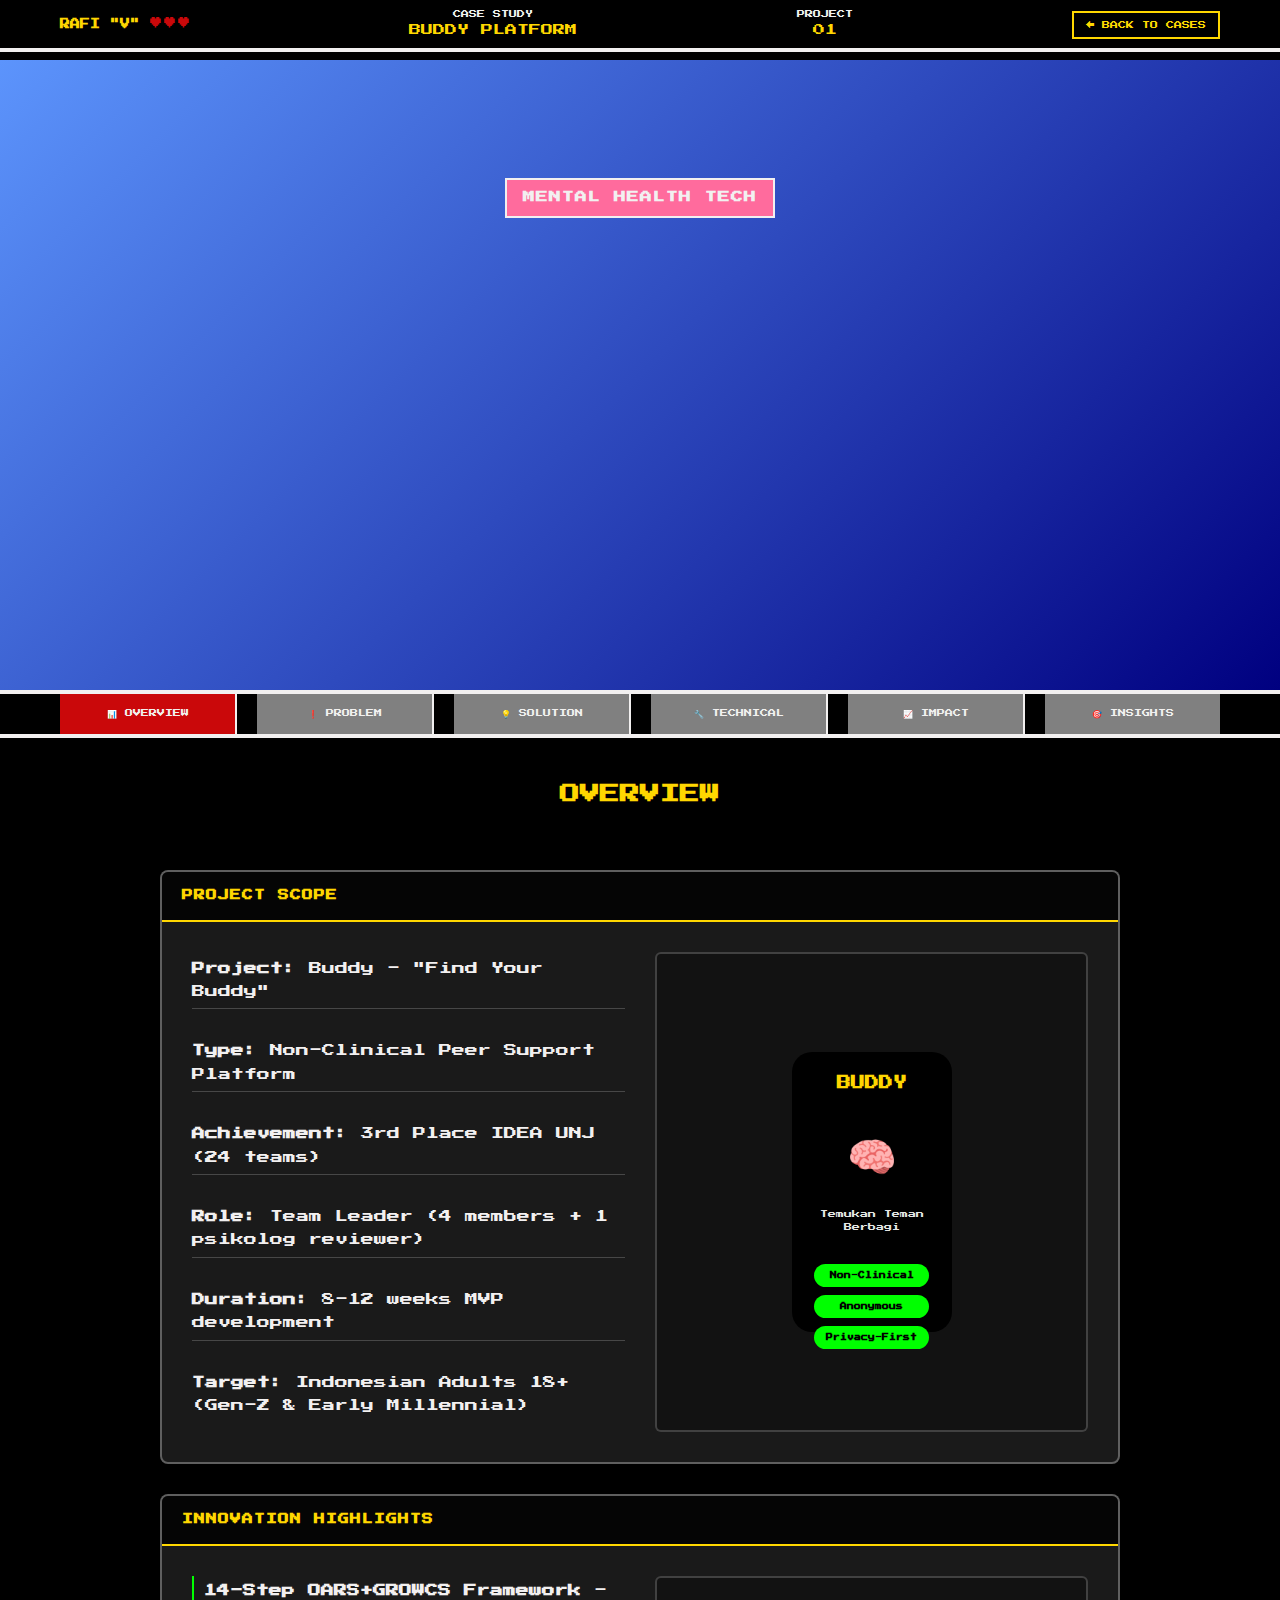
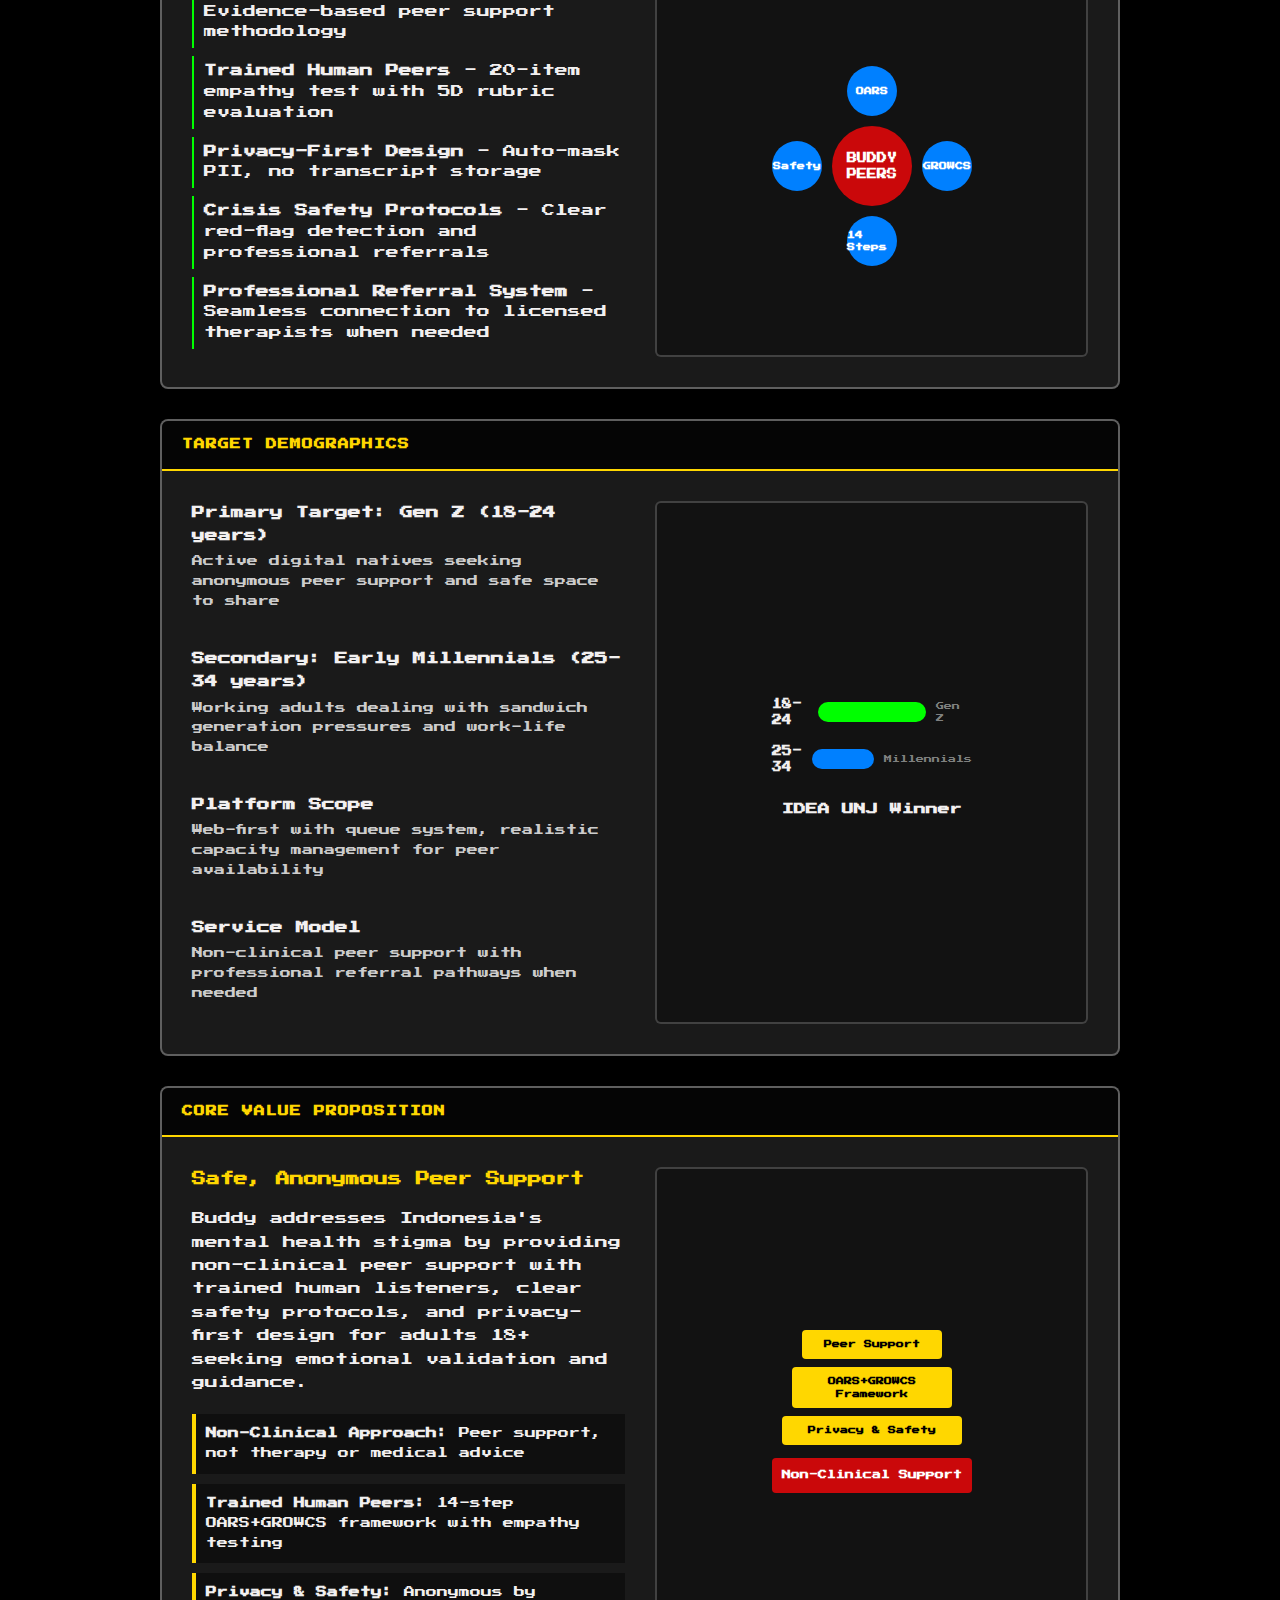
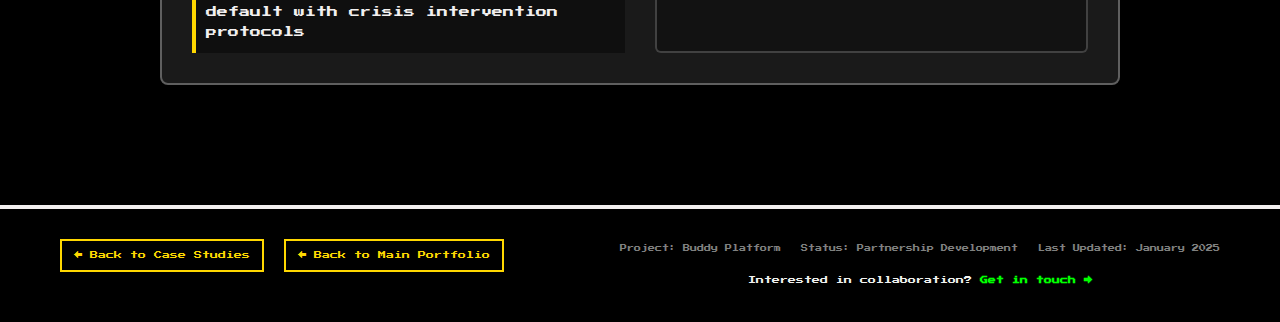
<file: case-studies/projects/buddy-platform.html>
<!DOCTYPE html>
<html lang="en">
<head>
    <meta charset="UTF-8">
    <meta name="viewport" content="width=device-width, initial-scale=1.0">
    <title>Buddy Platform Case Study - Mental Health Tech Ecosystem | Rafi "V"</title>
    <meta name="description" content="Detailed case study of Buddy Platform - Evidence-based peer support system with OARS+GROWCS methodology, targeting 89M Indonesian youth with 24/7 mental health support.">
    <meta name="keywords" content="Buddy Platform, Mental Health Tech, Peer Support, OARS GROWCS, Digital Mental Health, AI Emotional Support, Indonesia Mental Health">
    
    <!-- Open Graph Meta Tags -->
    <meta property="og:title" content="Buddy Platform Case Study - Mental Health Tech Innovation">
    <meta property="og:description" content="Comprehensive case study of the Buddy Platform mental health ecosystem - evidence-based peer support with AI emotional intelligence.">
    <meta property="og:type" content="article">
    <meta property="og:url" content="https://rfxlamia.space/case-studies/projects/buddy-platform.html">
    <meta property="og:image" content="https://i.imgur.com/H6so7ce.png">
    
    <link rel="stylesheet" href="../styles/case-study.css">
    <link rel="stylesheet" href="../styles/project-detail.css">
    <link rel="preconnect" href="https://fonts.googleapis.com">
    <link rel="preconnect" href="https://fonts.gstatic.com" crossorigin>
    <link href="https://fonts.googleapis.com/css2?family=Press+Start+2P&display=swap" rel="stylesheet">
    
    <!-- Structured Data -->
    <script type="application/ld+json">
    {
        "@context": "https://schema.org",
        "@type": "TechArticle",
        "headline": "Buddy Platform Case Study - Mental Health Tech Ecosystem",
        "description": "Comprehensive case study of innovative mental health peer support platform",
        "author": {
            "@type": "Person",
            "name": "Rafi V",
            "alternateName": "rfxlamia"
        },
        "datePublished": "2025-01-10",
        "publisher": {
            "@type": "Person",
            "name": "Rafi V"
        }
    }
    </script>
</head>
<body>
    <!-- Game UI Header -->
    <header class="game-header">
        <div class="game-ui">
            <div class="player-info">
                <span class="player-name">RAFI "V"</span>
                <div class="lives">
                    <span class="life-icon">♥</span>
                    <span class="life-icon">♥</span>
                    <span class="life-icon">♥</span>
                </div>
            </div>
            <div class="score">
                <span class="score-label">CASE STUDY</span>
                <span class="score-value">BUDDY PLATFORM</span>
            </div>
            <div class="world-info">
                <span class="world-label">PROJECT</span>
                <span class="world-value">01</span>
            </div>
            <div class="back-btn">
                <a href="../index.html" class="back-link">← BACK TO CASES</a>
            </div>
        </div>
    </header>

    <!-- Main Content -->
    <main class="project-detail">
        <!-- Hero Section -->
        <section class="project-hero">
            <div class="hero-background" style="background-image: url('https://files.catbox.moe/fjc2p5.webp'); background-size: cover; background-repeat: no-repeat; background-position: center; opacity: 0.15;"></div>
            <div class="hero-content">
                <div class="project-badge mental-health">MENTAL HEALTH TECH</div>
                <h1 class="project-main-title">BUDDY PLATFORM</h1>
                <div class="project-tagline">Mental Health Peer Support Ecosystem</div>
                <div class="project-summary">
                    <p>Award-winning peer support platform designed for IDEA UNJ startup competition. Combining evidence-based OARS+GROWCS methodology with privacy-first design to deliver safe, anonymous, non-clinical mental health support for Indonesian adults 18+.</p>
                </div>
                <div class="key-metrics">
                    <div class="metric-item">
                        <span class="metric-number">🥉</span>
                        <span class="metric-label">3rd Place IDEA UNJ</span>
                    </div>
                    <div class="metric-item">
                        <span class="metric-number">4</span>
                        <span class="metric-label">Team Members</span>
                    </div>
                    <div class="metric-item">
                        <span class="metric-number">14</span>
                        <span class="metric-label">Evidence-Based Steps</span>
                    </div>
                    <div class="metric-item">
                        <span class="metric-number">18+</span>
                        <span class="metric-label">Age Gate</span>
                    </div>
                </div>
            </div>
        </section>

        <!-- Navigation Tabs -->
        <nav class="detail-nav">
            <div class="nav-container">
                <button class="detail-nav-btn active" data-section="overview">📊 OVERVIEW</button>
                <button class="detail-nav-btn" data-section="problem">❗ PROBLEM</button>
                <button class="detail-nav-btn" data-section="solution">💡 SOLUTION</button>
                <button class="detail-nav-btn" data-section="technical">🔧 TECHNICAL</button>
                <button class="detail-nav-btn" data-section="impact">📈 IMPACT</button>
                <button class="detail-nav-btn" data-section="insights">🎯 INSIGHTS</button>
            </div>
        </nav>

        <!-- Content Sections -->
        <div class="detail-sections">
            
            <!-- Overview Section -->
            <section id="overview" class="detail-section active">
                <div class="section-container">
                    <h2 class="section-title">OVERVIEW</h2>
                    
                    <div class="card-layout">
                        <!-- Card 1: Project Scope -->
                        <div class="content-card">
                            <h3 class="card-title">PROJECT SCOPE</h3>
                            <div class="card-body">
                                <div class="card-text">
                                    <div class="scope-item">
                                        <strong>Project:</strong> Buddy - "Find Your Buddy"
                                    </div>
                                    <div class="scope-item">
                                        <strong>Type:</strong> Non-Clinical Peer Support Platform
                                    </div>
                                    <div class="scope-item">
                                        <strong>Achievement:</strong> 3rd Place IDEA UNJ (24 teams)
                                    </div>
                                    <div class="scope-item">
                                        <strong>Role:</strong> Team Leader (4 members + 1 psikolog reviewer)
                                    </div>
                                    <div class="scope-item">
                                        <strong>Duration:</strong> 8-12 weeks MVP development
                                    </div>
                                    <div class="scope-item">
                                        <strong>Target:</strong> Indonesian Adults 18+ (Gen-Z & Early Millennial)
                                    </div>
                                </div>
                                <div class="card-visual">
                                    <div class="platform-preview">
                                        <div class="phone-mockup">
                                            <div class="app-header">BUDDY</div>
                                            <div class="app-icon">🧠</div>
                                            <div class="app-tagline">Temukan Teman Berbagi</div>
                                            <div class="feature-pills">
                                                <span class="pill">Non-Clinical</span>
                                                <span class="pill">Anonymous</span>
                                                <span class="pill">Privacy-First</span>
                                            </div>
                                        </div>
                                    </div>
                                </div>
                            </div>
                        </div>

                        <!-- Card 2: Innovation Highlights -->
                        <div class="content-card">
                            <h3 class="card-title">INNOVATION HIGHLIGHTS</h3>
                            <div class="card-body">
                                <div class="card-text">
                                    <ul class="innovation-list">
                                        <li><strong>14-Step OARS+GROWCS Framework</strong> - Evidence-based peer support methodology</li>
                                        <li><strong>Trained Human Peers</strong> - 20-item empathy test with 5D rubric evaluation</li>
                                        <li><strong>Privacy-First Design</strong> - Auto-mask PII, no transcript storage</li>
                                        <li><strong>Crisis Safety Protocols</strong> - Clear red-flag detection and professional referrals</li>
                                        <li><strong>Professional Referral System</strong> - Seamless connection to licensed therapists when needed</li>
                                    </ul>
                                </div>
                                <div class="card-visual">
                                    <div class="innovation-diagram">
                                        <div class="innovation-center">BUDDY PEERS</div>
                                        <div class="innovation-orbits">
                                            <div class="orbit-item den">OARS</div>
                                            <div class="orbit-item oars">GROWCS</div>
                                            <div class="orbit-item plutchik">14 Steps</div>
                                            <div class="orbit-item privacy">Safety</div>
                                        </div>
                                    </div>
                                </div>
                            </div>
                        </div>

                        <!-- Card 3: Target Demographics -->
                        <div class="content-card">
                            <h3 class="card-title">TARGET DEMOGRAPHICS</h3>
                            <div class="card-body">
                                <div class="card-text">
                                    <div class="demo-group">
                                        <strong>Primary Target: Gen Z (18-24 years)</strong>
                                        <p>Active digital natives seeking anonymous peer support and safe space to share</p>
                                    </div>
                                    <div class="demo-group">
                                        <strong>Secondary: Early Millennials (25-34 years)</strong>
                                        <p>Working adults dealing with sandwich generation pressures and work-life balance</p>
                                    </div>
                                    <div class="demo-group">
                                        <strong>Platform Scope</strong>
                                        <p>Web-first with queue system, realistic capacity management for peer availability</p>
                                    </div>
                                    <div class="demo-group">
                                        <strong>Service Model</strong>
                                        <p>Non-clinical peer support with professional referral pathways when needed</p>
                                    </div>
                                </div>
                                <div class="card-visual">
                                    <div class="demographics-chart">
                                        <div class="age-group primary">
                                            <div class="age-label">18-24</div>
                                            <div class="age-bar gen-z"></div>
                                            <div class="age-desc">Gen Z</div>
                                        </div>
                                        <div class="age-group secondary">
                                            <div class="age-label">25-34</div>
                                            <div class="age-bar millennial"></div>
                                            <div class="age-desc">Millennials</div>
                                        </div>
                                        <div class="market-size">IDEA UNJ Winner</div>
                                    </div>
                                </div>
                            </div>
                        </div>

                        <!-- Card 4: Value Proposition -->
                        <div class="content-card">
                            <h3 class="card-title">CORE VALUE PROPOSITION</h3>
                            <div class="card-body">
                                <div class="card-text">
                                    <div class="value-statement">
                                        <h4>Safe, Anonymous Peer Support</h4>
                                        <p>Buddy addresses Indonesia's mental health stigma by providing non-clinical peer support with trained human listeners, clear safety protocols, and privacy-first design for adults 18+ seeking emotional validation and guidance.</p>
                                        
                                        <div class="value-points">
                                            <div class="value-point">
                                                <strong>Non-Clinical Approach:</strong> Peer support, not therapy or medical advice
                                            </div>
                                            <div class="value-point">
                                                <strong>Trained Human Peers:</strong> 14-step OARS+GROWCS framework with empathy testing
                                            </div>
                                            <div class="value-point">
                                                <strong>Privacy & Safety:</strong> Anonymous by default with crisis intervention protocols
                                            </div>
                                        </div>
                                    </div>
                                </div>
                                <div class="card-visual">
                                    <div class="value-pyramid">
                                        <div class="pyramid-level top">Peer Support</div>
                                        <div class="pyramid-level middle">OARS+GROWCS Framework</div>
                                        <div class="pyramid-level bottom">Privacy & Safety</div>
                                        <div class="pyramid-base">Non-Clinical Support</div>
                                    </div>
                                </div>
                            </div>
                        </div>
                    </div>
                </div>
            </section>

            <!-- Problem Section -->
            <section id="problem" class="detail-section">
                <div class="section-container">
                    <h2 class="section-title">PROBLEM STATEMENT</h2>
                    
                    <div class="card-layout">
                        <div class="crisis-stats">
                            <div class="stats-grid">
                                <div class="stat-box crisis">
                                    <div class="stat-number">27%</div>
                                    <div class="stat-desc">Increase in anxiety and depression disorders post-COVID-19</div>
                                </div>
                                <div class="stat-box population">
                                    <div class="stat-number">89M</div>
                                    <div class="stat-desc">Indonesian youth (15-34 years) needing emotional support</div>
                                </div>
                                <div class="stat-box conversion">
                                    <div class="stat-number">2.13M</div>
                                    <div class="stat-desc">Potential users willing to pay for premium mental health support</div>
                                </div>
                                <div class="stat-box cost">
                                    <div class="stat-number">Rp1,966</div>
                                    <div class="stat-desc">Daily cost (cheaper than coffee) vs traditional therapy barriers</div>
                                </div>
                            </div>
                        </div>

                        <!-- Card 2: Core Problems -->
                        <div class="content-card">
                            <h3 class="card-title">FOUR CORE PROBLEMS</h3>
                            <div class="card-body">
                                <div class="problem-list">
                                    <div class="problem-item">
                                        <span class="problem-icon">📈</span>
                                        <div class="problem-content">
                                            <strong>Mental Health Surge</strong>
                                            <p>27% increase in anxiety & depression</p>
                                        </div>
                                    </div>
                                    <div class="problem-item">
                                        <span class="problem-icon">🤐</span>
                                        <div class="problem-content">
                                            <strong>Cultural Stigma</strong>
                                            <p>Fear of judgment prevents help-seeking</p>
                                        </div>
                                    </div>
                                    <div class="problem-item">
                                        <span class="problem-icon">💸</span>
                                        <div class="problem-content">
                                            <strong>Access Barriers</strong>
                                            <p>High costs, long waits, digital poverty</p>
                                        </div>
                                    </div>
                                    <div class="problem-item">
                                        <span class="problem-icon">⏰</span>
                                        <div class="problem-content">
                                            <strong>After-Hours Gap</strong>
                                            <p>No support outside business hours</p>
                                        </div>
                                    </div>
                                </div>
                            </div>
                        </div>

                        <!-- Card 3: Target Users -->
                        <div class="content-card">
                            <h3 class="card-title">TARGET USERS</h3>
                            <div class="card-body">
                                <div class="user-types">
                                    <div class="user-type">
                                        <div class="user-icon">👥</div>
                                        <div class="user-info">
                                            <h4>Gen Z "Active Sharers"</h4>
                                            <p>Digital natives seeking immediate online support</p>
                                        </div>
                                    </div>
                                    <div class="user-type">
                                        <div class="user-icon">📝</div>
                                        <div class="user-info">
                                            <h4>Millennials "Reflective Journalers"</h4>
                                            <p>Introspective users preferring structured self-analysis</p>
                                        </div>
                                    </div>
                                </div>
                            </div>
                        </div>
                    </div>
                </div>
            </section>

            <!-- Solution Section -->
            <section id="solution" class="detail-section">
                <div class="section-container">
                    <h2 class="section-title">SOLUTION ARCHITECTURE</h2>
                    
                        <div class="solution-stats">
                            <h3 class="subsection-title">THREE-PILLAR SOLUTION</h3>
                            <div class="stats-grid">
                                <div class="stat-box access">
                                    <div class="stat-number">24/7</div>
                                    <div class="stat-desc">Access with trained listeners, no waiting</div>
                                </div>
                                <div class="stat-box affordable">
                                    <div class="stat-number">Rp59k</div>
                                    <div class="stat-desc">Per month (Rp1,966/day - cheaper than coffee)</div>
                                </div>
                                <div class="stat-box anonymous">
                                    <div class="stat-number">100%</div>
                                    <div class="stat-desc">Anonymous with HIPAA-GDPR privacy protection</div>
                                </div>
                            </div>
                        </div>

                    <div class="card-layout">
                        <!-- Card 1: Forum Anonim + DEN -->
                        <div class="content-card">
                            <h3 class="card-title">FORUM ANONIM + DEN SYSTEM</h3>
                            <div class="card-body">
                                <div class="card-text">
                                    <div class="innovation-badge">CORE INNOVATION</div>
                                    <p>7 emotional zones (Plutchik's Wheel) + DEN algorithm prevents echo chambers</p>
                                </div>
                                <div class="card-visual">
                                    <div class="feature-list">
                                        <div class="feature-item">🎭 7 Emotional Zones</div>
                                        <div class="feature-item">🔄 Anti-Echo Chamber</div>
                                        <div class="feature-item">🔐 Complete Anonymity</div>
                                        <div class="feature-item">🌍 Indonesia-Specific</div>
                                    </div>
                                </div>
                            </div>
                        </div>

                        <!-- Card 2: Buddy Listener Training -->
                        <div class="content-card">
                            <h3 class="card-title">BUDDY LISTENER TRAINING</h3>
                            <div class="card-body">
                                <div class="card-text">
                                    <div class="methodology-badge">EVIDENCE-BASED</div>
                                    <p>Unlike 7 Cups volunteers: intensive OARS + GROWCS + 4 gold standard elements</p>
                                </div>
                                <div class="card-visual">
                                    <div class="framework-grid">
                                        <div class="framework-item">
                                            <strong>OARS:</strong> Open questions, Affirmations, Reflective listening, Summary
                                        </div>
                                        <div class="framework-item">
                                            <strong>GROWCS:</strong> Goal → Reality → Options → Will → Check-in → Support
                                        </div>
                                        <div class="framework-item">
                                            <strong>+4 Elements:</strong> Emotion regulation, Feedback, Personalization, Community
                                        </div>
                                    </div>
                                </div>
                            </div>
                        </div>

                        <!-- Card 3: Personalized Mood Journal -->
                        <div class="content-card">
                            <h3 class="card-title">PERSONALIZED MOOD JOURNAL</h3>
                            <div class="card-body">
                                <div class="card-text">
                                    <div class="innovation-badge">SMART TRACKING</div>
                                    <p>Beyond Daylio: adaptive notifications + weekly insights + proactive intervention</p>
                                </div>
                                <div class="card-visual">
                                    <div class="feature-list">
                                        <div class="feature-item">📊 Adaptive alerts</div>
                                        <div class="feature-item">📈 Weekly analysis</div>
                                        <div class="feature-item">🎯 Crisis prevention</div>
                                        <div class="feature-item">🔗 Peer matching integration</div>
                                    </div>
                                </div>
                            </div>
                        </div>

                        <!-- Card 4: Business Model -->
                        <div class="content-card">
                            <h3 class="card-title">FREEMIUM BUSINESS MODEL</h3>
                            <div class="card-body">
                                <div class="card-text">
                                    <div class="pricing-tiers">
                                        <div class="tier-item">
                                            <strong>Free:</strong> Forum access, basic mood tracking
                                        </div>
                                        <div class="tier-item">
                                            <strong>Rp59k/month:</strong> Full Buddy Listener + analytics
                                        </div>
                                    </div>
                                </div>
                                <div class="card-visual">
                                    <div class="cost-comparison">
                                        <div class="cost-highlight">Rp1,966/day</div>
                                        <div class="cost-label">Cheaper than coffee</div>
                                    </div>
                                </div>
                            </div>
                        </div>
                    </div>
                </div>
            </section>

            <!-- Technical Section -->
            <section id="technical" class="detail-section">
                <div class="section-container">
                    <h2 class="section-title">TECHNICAL ARCHITECTURE</h2>
                    
                    <div class="tech-overview">
                        <div class="architecture-diagram">
                            <h3 class="subsection-title">SYSTEM ARCHITECTURE</h3>
                            <div class="arch-layers">
                                <div class="arch-layer frontend">
                                    <h4>Frontend Layer</h4>
                                    <div class="tech-items">
                                        <span class="tech-badge">Web Platform</span>
                                        <span class="tech-badge">Responsive UI</span>
                                        <span class="tech-badge">Real-time Chat</span>
                                    </div>
                                </div>
                                <div class="arch-layer ai">
                                    <h4>Peer Support System</h4>
                                    <div class="tech-items">
                                        <span class="tech-badge">14-Step Framework</span>
                                        <span class="tech-badge">OARS+GROWCS</span>
                                        <span class="tech-badge">Quality Monitoring</span>
                                    </div>
                                </div>
                                <div class="arch-layer data">
                                    <h4>Data Privacy Layer</h4>
                                    <div class="tech-items">
                                        <span class="tech-badge">Anonymous Messaging</span>
                                        <span class="tech-badge">Data Minimization</span>
                                        <span class="tech-badge">Session Summaries</span>
                                    </div>
                                </div>
                                <div class="arch-layer security">
                                    <h4>Safety & Compliance</h4>
                                    <div class="tech-items">
                                        <span class="tech-badge">Crisis Detection</span>
                                        <span class="tech-badge">18+ Age Gate</span>
                                        <span class="tech-badge">Professional Referral</span>
                                    </div>
                                </div>
                            </div>
                        </div>

                        <div class="technical-features">
                            <h3 class="subsection-title">KEY TECHNICAL FEATURES</h3>
                            <div class="feature-grid">
                                <div class="tech-feature-card">
                                    <div class="feature-icon">🔐</div>
                                    <h4>Anonymous Chat System</h4>
                                    <p>Complete anonymity with alias-based identities, ensuring user privacy while enabling meaningful peer connections</p>
                                    <div class="tech-stack">
                                        <span class="stack-item">Alias Management</span>
                                        <span class="stack-item">No PII Collection</span>
                                    </div>
                                </div>

                                <div class="tech-feature-card">
                                    <div class="feature-icon">🧠</div>
                                    <h4>OARS+GROWCS Framework</h4>
                                    <p>Evidence-based peer support methodology integrating Open questions, Affirmations, Reflective listening, and Summary with Goal-Reality-Options-Will structure</p>
                                    <div class="tech-stack">
                                        <span class="stack-item">14-Step Protocol</span>
                                        <span class="stack-item">Peer Training</span>
                                    </div>
                                </div>

                                <div class="tech-feature-card">
                                    <div class="feature-icon">📊</div>
                                    <h4>Quality Assurance System</h4>
                                    <p>20-point empathy assessment and 5D rubric ensuring peer listeners maintain evidence-based support standards</p>
                                    <div class="tech-stack">
                                        <span class="stack-item">Empathy Testing</span>
                                        <span class="stack-item">Performance Monitoring</span>
                                    </div>
                                </div>

                                <div class="tech-feature-card">
                                    <div class="feature-icon">🚨</div>
                                    <h4>Crisis Intervention Protocol</h4>
                                    <p>Structured hard-stop procedures for high-risk situations with professional referral system and safety checks</p>
                                    <div class="tech-stack">
                                        <span class="stack-item">Risk Assessment</span>
                                        <span class="stack-item">Professional Referral</span>
                                    </div>
                                </div>
                            </div>
                        </div>

                        <div class="scalability-considerations">
                            <h3 class="subsection-title">SCALABILITY & PERFORMANCE</h3>
                            <div class="scale-metrics">
                                <div class="scale-metric">
                                    <div class="metric-title">Concurrent Users</div>
                                    <div class="metric-value">100K+</div>
                                    <div class="metric-desc">Simultaneous active users supported</div>
                                </div>
                                <div class="scale-metric">
                                    <div class="metric-title">Response Time</div>
                                    <div class="metric-value">&lt;200ms</div>
                                    <div class="metric-desc">Average API response time</div>
                                </div>
                                <div class="scale-metric">
                                    <div class="metric-title">AI Processing</div>
                                    <div class="metric-value">&lt;2s</div>
                                    <div class="metric-desc">Emotional analysis processing time</div>
                                </div>
                                <div class="scale-metric">
                                    <div class="metric-title">Uptime</div>
                                    <div class="metric-value">99.9%</div>
                                    <div class="metric-desc">Target system availability</div>
                                </div>
                            </div>
                        </div>
                    </div>
                </div>
            </section>

            <!-- Impact Section -->
            <section id="impact" class="detail-section">
                <div class="section-container">
                    <h2 class="section-title">BUSINESS IMPACT & PROJECTIONS</h2>
                    
                    <div class="impact-analysis">
                        <div class="market-potential">
                            <h3 class="subsection-title">MARKET OPPORTUNITY</h3>
                            <div class="market-breakdown">
                                <div class="market-segment">
                                    <h4>Total Addressable Market (TAM)</h4>
                                    <div class="market-size">89M Indonesian Adults (18+)</div>
                                    <div class="market-value">Mental health support gap</div>
                                </div>
                                <div class="market-segment">
                                    <h4>Serviceable Addressable Market (SAM)</h4>
                                    <div class="market-size">70M Active Digital Users</div>
                                    <div class="market-value">Smartphone + internet access</div>
                                </div>
                                <div class="market-segment">
                                    <h4>Serviceable Obtainable Market (SOM)</h4>
                                    <div class="market-size">2.13M Target Users</div>
                                    <div class="market-value">Gen Z "Active Sharers" + Millennials "Reflective Journalers"</div>
                                </div>
                            </div>
                        </div>

                        <div class="social-impact">
                            <h3 class="subsection-title">COMPETITION ACHIEVEMENT</h3>
                            <div class="impact-metrics">
                                <div class="impact-card positive">
                                    <div class="impact-icon">🏆</div>
                                    <h4>IDEA UNJ 2024</h4>
                                    <p>Secured 3rd place among 24 competing teams in Indonesia's premier startup competition</p>
                                    <div class="impact-stat">3rd Place Winner</div>
                                </div>

                                <div class="impact-card positive">
                                    <div class="impact-icon">👥</div>
                                    <h4>Team Leadership</h4>
                                    <p>Led 4-person multidisciplinary team including psychology reviewer for evidence-based approach</p>
                                    <div class="impact-stat">4-Person Team</div>
                                </div>

                                <div class="impact-card positive">
                                    <div class="impact-icon">🛡️</div>
                                    <h4>Non-Clinical Innovation</h4>
                                    <p>Pioneered peer support approach that maintains ethical boundaries while providing meaningful help</p>
                                    <div class="impact-stat">Evidence-Based Framework</div>
                                </div>

                                <div class="impact-card positive">
                                    <div class="impact-icon">🎯</div>
                                    <h4>Market Validation</h4>
                                    <p>Identified and validated market gap for anonymous, culturally-sensitive mental health support in Indonesia</p>
                                    <div class="impact-stat">2.13M Target Market</div>
                                </div>
                            </div>
                        </div>

                        <div class="business-model">
                            <h3 class="subsection-title">BUSINESS MODEL</h3>
                            <div class="revenue-streams">
                                <div class="revenue-stream">
                                    <h4>Freemium Model</h4>
                                    <div class="stream-details">
                                        <div class="stream-tier">
                                            <strong>Basic (Free):</strong> Forum Anonim + DEN, basic peer support access
                                        </div>
                                        <div class="stream-tier">
                                            <strong>Premium (Rp59.000/month):</strong> 14-step Buddy Listener training, personalized mood journal, priority matching
                                        </div>
                                    </div>
                                </div>
                                <div class="revenue-stream">
                                    <h4>Target Demographics</h4>
                                    <div class="target-breakdown">
                                        <div class="demographic-group">
                                            <strong>Gen Z "Active Sharers":</strong> 18-26 years, seek immediate emotional support and validation
                                        </div>
                                        <div class="demographic-group">
                                            <strong>Millennials "Reflective Journalers":</strong> 27-35 years, prefer structured self-reflection tools
                                        </div>
                                    </div>
                                </div>
                                <div class="revenue-stream">
                                    <h4>Professional Referral System</h4>
                                    <p>Private partnership network for crisis intervention with voucher-based professional support access</p>
                                    <div class="partnership-value">Ethical boundary maintenance</div>
                                </div>
                            </div>
                        </div>
                    </div>
                </div>
            </section>

            <!-- Insights Section -->
            <section id="insights" class="detail-section">
                <div class="section-container">
                    <h2 class="section-title">KEY INSIGHTS & LESSONS LEARNED</h2>
                    
                    <div class="insights-content">
                        <div class="challenges-solutions">
                            <h3 class="subsection-title">IMPLEMENTATION CHALLENGES</h3>
                            <div class="challenge-grid">
                                <div class="challenge-card">
                                    <div class="challenge-header">
                                        <div class="challenge-icon">⚖️</div>
                                        <h4>Ethical Boundaries</h4>
                                    </div>
                                    <div class="challenge-content">
                                        <div class="challenge-desc">
                                            <strong>Challenge:</strong> Maintaining non-clinical peer support while ensuring user safety and ethical guidelines
                                        </div>
                                        <div class="solution-desc">
                                            <strong>Solution:</strong> Established clear hierarchy: Law & ToS > Ethics > User preferences, with 18+ age gate and professional referral system
                                        </div>
                                    </div>
                                </div>

                                <div class="challenge-card">
                                    <div class="challenge-header">
                                        <div class="challenge-icon">🎯</div>
                                        <h4>Evidence-Based Framework</h4>
                                    </div>
                                    <div class="challenge-content">
                                        <div class="challenge-desc">
                                            <strong>Challenge:</strong> Standardizing empathy and peer support quality without losing authentic human connection
                                        </div>
                                        <div class="solution-desc">
                                            <strong>Solution:</strong> Developed 14-step OARS+GROWCS framework with 20-point empathy assessment and 5D quality rubric
                                        </div>
                                    </div>
                                </div>

                                <div class="challenge-card">
                                    <div class="challenge-header">
                                        <div class="challenge-icon">🔐</div>
                                        <h4>Privacy vs. Crisis Response</h4>
                                    </div>
                                    <div class="challenge-content">
                                        <div class="challenge-desc">
                                            <strong>Challenge:</strong> Balancing complete anonymity with ability to intervene during crisis situations
                                        </div>
                                        <div class="solution-desc">
                                            <strong>Solution:</strong> Implemented hard-stop protocols for high-risk situations with consent-based professional referral system
                                        </div>
                                    </div>
                                </div>

                                <div class="challenge-card">
                                    <div class="challenge-header">
                                        <div class="challenge-icon">🌏</div>
                                        <h4>Cultural Sensitivity</h4>
                                    </div>
                                    <div class="challenge-content">
                                        <div class="challenge-desc">
                                            <strong>Challenge:</strong> Adapting Western therapeutic methodologies to Indonesian cultural context and values
                                        </div>
                                        <div class="solution-desc">
                                            <strong>Solution:</strong> Collaborated with psychology reviewer to develop culturally appropriate OARS+GROWCS adaptations for Indonesian users
                                        </div>
                                    </div>
                                </div>
                            </div>
                        </div>

                        <div class="strategic-learnings">
                            <h3 class="subsection-title">KEY LEARNINGS</h3>
                            <div class="learning-categories">
                                <div class="learning-category">
                                    <h4>🎯 Empathy Can Be Standardized</h4>
                                    <ul class="learning-list">
                                        <li>Evidence-based frameworks (OARS+GROWCS) can maintain consistent empathy across peer supporters</li>
                                        <li>Structured training with 20-point assessments ensures quality while preserving human authenticity</li>
                                        <li>Micro-scripts and 14-step protocols provide guidance without restricting natural conversation flow</li>
                                        <li>5D rubric (validation, non-judgment, safety focus, small steps, anonymity) creates measurable empathy standards</li>
                                    </ul>
                                </div>

                                <div class="learning-category">
                                    <h4>🛠️ Gentle Referrals Work Better</h4>
                                    <ul class="learning-list">
                                        <li>"Soft" professional referrals are more accepted than direct instructions during crisis situations</li>
                                        <li>Consent-based approach respects user autonomy while providing necessary safety nets</li>
                                        <li>Private voucher system maintains anonymity while enabling professional support access</li>
                                        <li>Cultural sensitivity in referral language increases acceptance rates</li>
                                    </ul>
                                </div>

                                <div class="learning-category">
                                    <h4>🚀 Data-Minimal Still Enables Learning</h4>
                                    <ul class="learning-list">
                                        <li>Session summaries (without transcripts) provide valuable insights for improvement</li>
                                        <li>Theme tracking and red-flag identification possible with privacy-preserving methods</li>
                                        <li>Feedback loops enable continuous quality improvement without compromising anonymity</li>
                                        <li>Pseudonymized data allows research contributions while protecting user privacy</li>
                                    </ul>
                                </div>

                                <div class="learning-category">
                                    <h4>📊 Non-Clinical Peer Support Fills Critical Gap</h4>
                                    <ul class="learning-list">
                                        <li>Indonesian adults 18+ lack accessible, culturally-appropriate mental health support</li>
                                        <li>Anonymous format reduces stigma barriers that prevent traditional help-seeking</li>
                                        <li>Peer support provides immediate accessibility compared to professional services</li>
                                        <li>Community-based approach resonates with Indonesian cultural values</li>
                                    </ul>
                                </div>
                            </div>
                        </div>

                        <div class="future-roadmap">
                            <h3 class="subsection-title">NEXT STEPS</h3>
                            <div class="roadmap-timeline">
                                <div class="roadmap-item">
                                    <div class="timeline-marker">Phase 1</div>
                                    <div class="roadmap-content">
                                        <h4>Role-Play Onboarding Peer</h4>
                                        <p>Develop comprehensive peer training modules with role-play scenarios for 14-step framework mastery</p>
                                    </div>
                                </div>
                                <div class="roadmap-item">
                                    <div class="timeline-marker">Phase 2</div>
                                    <div class="roadmap-content">
                                        <h4>Otomasi Voucher + Log Persetujuan</h4>
                                        <p>Build automated voucher system for professional referrals with private consent logging mechanisms</p>
                                    </div>
                                </div>
                                <div class="roadmap-item">
                                    <div class="timeline-marker">Phase 3</div>
                                    <div class="roadmap-content">
                                        <h4>Kemitraan EAP/NGO/Kampus</h4>
                                        <p>Establish partnerships with Employee Assistance Programs, NGOs, and universities for wider reach and credibility</p>
                                    </div>
                                </div>
                            </div>
                        </div>
                    </div>
                </div>
            </section>
        </div>
    </main>

    <!-- Footer -->
    <footer class="project-footer">
        <div class="footer-content">
            <div class="footer-nav">
                <a href="../index.html" class="footer-link">← Back to Case Studies</a>
                <a href="../../index.html" class="footer-link">← Back to Main Portfolio</a>
            </div>
            <div class="footer-info">
                <div class="project-meta">
                    <span class="meta-item">Project: Buddy Platform</span>
                    <span class="meta-item">Status: Partnership Development</span>
                    <span class="meta-item">Last Updated: January 2025</span>
                </div>
                <div class="contact-info">
                    <span>Interested in collaboration? </span>
                    <a href="../../index.html#contact" class="contact-link">Get in touch →</a>
                </div>
            </div>
        </div>
    </footer>

    <!-- Scripts -->
    <script src="../scripts/project-detail.js"></script>
    <script>
        // Initialize project detail page
        document.addEventListener('DOMContentLoaded', () => {
            new ProjectDetail('buddy-platform');
        });
    </script>
</body>
</html>
</file>
<file: case-studies/styles/case-study.css>
/* Case Studies - 8-Bit Mario Bros Portfolio CSS */
/* Extends main portfolio styling for case study presentation */

/* Import main portfolio variables and base styles */
:root {
    /* Mario Bros Color Palette */
    --mario-red: #ca080a;
    --mario-blue: #0080FF;
    --mario-yellow: #FFD700;
    --mario-green: #00FF00;
    --mario-orange: #FF8C00;
    --mario-black: #000000;
    --mario-white: #F2F0F0;
    --mario-gray: #808080;
    --mario-dark-blue: #000080;
    --mario-pink: #FF69B4;
    --mario-purple: #8000FF;
    
    /* Case Study Specific Colors */
    --mental-health: #FF6B9D;
    --automation: #4ECDC4;
    --legal-tech: #45B7D1;
    --ai-ethics: #FFA726;
    --research: #AB47BC;
    --content-tools: #66BB6A;
    
    /* Background Colors */
    --sky-blue: #5C94FC;
    --ground-brown: #D2691E;
    --castle-gray: #696969;
    --underground-black: #1a1a1a;
    
    /* Game UI Colors */
    --ui-bg: #000000;
    --ui-text: #FFFFFF;
    --health-green: #00FF00;
    --health-yellow: #FFFF00;
    --health-red: #FF0000;
    
    /* Typography */
    --pixel-font: 'Press Start 2P', cursive;
    
    /* Spacing */
    --pixel-size: 2px;
    --grid-unit: 16px;
    
    /* Case Study Layout */
    --case-card-width: 380px;
    --case-card-height: 450px;
}

/* Base Styles */
* {
    margin: 0;
    padding: 0;
    box-sizing: border-box;
}

html, body {
    height: 100%;
    min-height: 100vh;
}

body {
    font-family: var(--pixel-font);
    font-size: 11px;
    line-height: 1.6;
    background: var(--mario-black);
    color: var(--mario-white);
    overflow-x: hidden;
    image-rendering: pixelated;
    image-rendering: -moz-crisp-edges;
    image-rendering: crisp-edges;
}

/* Language Selection Screen */
.language-screen {
    position: fixed;
    top: 0;
    left: 0;
    width: 100%;
    height: 100%;
    background: linear-gradient(135deg, var(--sky-blue) 0%, var(--mario-blue) 100%);
    display: flex;
    align-items: center;
    justify-content: center;
    z-index: 10001;
    transition: opacity 0.5s ease-out;
}

.language-screen.hidden {
    opacity: 0;
    pointer-events: none;
}

.language-content {
    text-align: center;
    background: rgba(0, 0, 0, 0.8);
    border: 4px solid var(--mario-white);
    padding: 40px;
    border-radius: 0;
    box-shadow: 
        0 0 0 4px var(--mario-black),
        0 8px 16px rgba(0, 0, 0, 0.5);
}

.language-header {
    margin-bottom: 30px;
}

.game-logo {
    font-size: 24px;
    color: var(--mario-yellow);
    margin-bottom: 10px;
    text-shadow: 
        2px 2px 0px var(--mario-black),
        -2px -2px 0px var(--mario-black),
        2px -2px 0px var(--mario-black),
        -2px 2px 0px var(--mario-black);
    animation: logo-glow 2s ease-in-out infinite;
}

@keyframes logo-glow {
    0%, 100% { text-shadow: 
        2px 2px 0px var(--mario-black),
        -2px -2px 0px var(--mario-black),
        2px -2px 0px var(--mario-black),
        -2px 2px 0px var(--mario-black); }
    50% { text-shadow: 
        2px 2px 0px var(--mario-black),
        -2px -2px 0px var(--mario-black),
        2px -2px 0px var(--mario-black),
        -2px 2px 0px var(--mario-black),
        0 0 10px var(--mario-yellow); }
}

.game-subtitle {
    font-size: 8px;
    color: var(--mario-white);
    text-shadow: 1px 1px 0px var(--mario-black);
}

.select-title {
    font-size: 12px;
    color: var(--mario-white);
    margin-bottom: 25px;
    text-shadow: 1px 1px 0px var(--mario-black);
}

.language-options {
    display: flex;
    gap: 20px;
    justify-content: center;
}

.language-btn {
    background: #12820f;
    border: 3px solid var(--mario-white);
    padding: 20px;
    cursor: pointer;
    font-family: var(--pixel-font);
    color: var(--mario-white);
    transition: all 0.2s ease;
    display: flex;
    flex-direction: column;
    align-items: center;
    gap: 8px;
    min-width: 120px;
    box-shadow: 0 4px 0 var(--mario-black);
}

.language-btn:hover {
    background: var(--mario-yellow);
    color: var(--mario-black);
    transform: translateY(1px);
    box-shadow: 0 3px 0 var(--mario-black);
}

.language-btn:active {
    transform: translateY(4px);
    box-shadow: none;
}

.flag-icon {
    font-size: 24px;
    margin-bottom: 5px;
}

.lang-text {
    font-size: 10px;
    font-weight: bold;
}

.lang-desc {
    font-size: 6px;
    opacity: 0.8;
}

/* Loading Screen */
.loading-screen {
    position: fixed;
    top: 0;
    left: 0;
    width: 100%;
    height: 100%;
    background: var(--mario-black);
    display: flex;
    align-items: center;
    justify-content: center;
    z-index: 10000;
    transition: opacity 0.5s ease-out;
}

.loading-screen.hidden {
    opacity: 0;
    pointer-events: none;
}

.loading-content {
    text-align: center;
}

.pixel-mario {
    width: 120px;
    height: 120px;
    background: url('https://i.imgur.com/BQg1BIZ.png') center/cover;
    margin: 0 auto 20px;
    animation: mario-jump 1s infinite;
    image-rendering: pixelated;
}

@keyframes mario-jump {
    0%, 100% { transform: translateY(0px); }
    50% { transform: translateY(-10px); }
}

.loading-text {
    color: var(--mario-white);
    font-size: 12px;
    margin-bottom: 20px;
    animation: blink 1s infinite;
}

.loading-bar {
    width: 200px;
    height: 8px;
    background: var(--mario-gray);
    border: 2px solid var(--mario-white);
    margin: 0 auto;
}

.loading-progress {
    height: 100%;
    background: var(--mario-green);
    width: 0%;
    animation: loading-fill 3s ease-out forwards;
}

@keyframes loading-fill {
    to { width: 100%; }
}

@keyframes blink {
    0%, 50% { opacity: 1; }
    51%, 100% { opacity: 0; }
}

/* Game Header */
.game-header {
    position: fixed;
    top: 0;
    left: 0;
    width: 100%;
    background: var(--ui-bg);
    border-bottom: 4px solid var(--mario-white);
    z-index: 1000;
    padding: 8px 0;
}

.game-ui {
    display: flex;
    justify-content: space-between;
    align-items: center;
    max-width: 1200px;
    margin: 0 auto;
    padding: 0 20px;
    font-size: 10px;
}

.player-info {
    display: flex;
    align-items: center;
    gap: 10px;
}

.player-name {
    color: var(--mario-yellow);
    font-weight: bold;
}

.lives {
    display: flex;
    gap: 2px;
}

.life-icon {
    color: var(--mario-red);
    font-size: 12px;
}

.score, .world-info {
    display: flex;
    flex-direction: column;
    align-items: center;
}

.score-label, .world-label {
    color: var(--mario-white);
    font-size: 8px;
}

.score-value, .world-value {
    color: var(--mario-yellow);
    font-size: 12px;
}

.back-link {
    color: var(--mario-yellow);
    text-decoration: none;
    font-size: 8px;
    padding: 8px 12px;
    border: 2px solid var(--mario-yellow);
    transition: all 0.2s ease;
}

.back-link:hover {
    background: var(--mario-yellow);
    color: var(--mario-black);
    transform: translateY(-1px);
}

/* Motion Control Panel */
.motion-control {
    position: fixed;
    top: 70px;
    right: 20px;
    z-index: 2000;
}

.motion-btn {
    background: var(--mario-red);
    border: 3px solid var(--mario-white);
    width: 50px;
    height: 50px;
    border-radius: 0;
    cursor: pointer;
    font-family: var(--pixel-font);
    color: var(--mario-white);
    font-size: 16px;
    transition: all 0.2s ease;
    position: relative;
    box-shadow: 0 4px 0 var(--mario-black);
}

.motion-btn:hover {
    background: var(--mario-yellow);
    color: var(--mario-black);
    transform: translateY(1px);
    box-shadow: 0 3px 0 var(--mario-black);
}

.motion-btn:active {
    transform: translateY(4px);
    box-shadow: none;
}

.motion-panel {
    position: absolute;
    top: 60px;
    right: 0;
    background: var(--mario-black);
    border: 3px solid var(--mario-white);
    padding: 15px;
    min-width: 200px;
    opacity: 0;
    visibility: hidden;
    transform: translateY(-10px);
    transition: all 0.3s ease;
}

.motion-panel.show {
    opacity: 1;
    visibility: visible;
    transform: translateY(0);
}

.motion-header {
    font-family: var(--pixel-font);
    font-size: 10px;
    color: var(--mario-yellow);
    text-align: center;
    margin-bottom: 15px;
    text-shadow: 1px 1px 0 var(--mario-black);
}

.motion-options {
    display: flex;
    flex-direction: column;
    gap: 10px;
}

.motion-option {
    background: var(--mario-gray);
    border: 2px solid var(--mario-white);
    padding: 10px;
    cursor: pointer;
    font-family: var(--pixel-font);
    font-size: 8px;
    color: var(--mario-white);
    display: flex;
    align-items: center;
    gap: 8px;
    transition: all 0.2s ease;
}

.motion-option:hover {
    background: var(--mario-blue);
    transform: translateY(-1px);
}

.motion-option.active {
    background: var(--mario-green);
    box-shadow: inset 0 0 5px rgba(0,0,0,0.5);
}

.option-icon {
    font-size: 12px;
}

.option-text {
    flex: 1;
}

/* Main Case Studies Area */
.case-studies-world {
    margin-top: 60px;
    margin-bottom: 80px;
    position: relative;
    min-height: calc(100vh - 160px);
}

/* Navigation */
.case-nav {
    position: relative;
    width: 100%;
    background: var(--mario-dark-blue);
    border-bottom: 4px solid var(--mario-white);
    z-index: 10;
    padding: 10px 0;
}

.nav-container {
    display: flex;
    justify-content: center;
    gap: 20px;
    max-width: 1200px;
    margin: 0 auto;
    padding: 0 20px;
}

.nav-btn {
    background: var(--mario-gray);
    border: 3px solid var(--mario-white);
    color: var(--mario-white);
    font-family: var(--pixel-font);
    font-size: 8px;
    padding: 12px 16px;
    cursor: pointer;
    transition: all 0.1s;
    position: relative;
    text-transform: uppercase;
}

.nav-btn:hover {
    background: var(--mario-yellow);
    color: var(--mario-black);
    transform: translateY(-2px);
}

.nav-btn.active {
    background: var(--mario-red);
    color: var(--mario-white);
}

.nav-btn:active {
    transform: translateY(1px);
}

/* Case Sections */
.case-section {
    display: none;
    position: relative;
    min-height: calc(100vh - 160px);
    padding: 40px 20px 100px 20px;
}

.case-section.active {
    display: block;
}

.section-background {
    position: absolute;
    top: 0;
    left: 0;
    width: 100%;
    height: 100%;
    z-index: -1;
}

.overview-bg {
    background: url('https://files.catbox.moe/v44o0r.webp') center/cover no-repeat;
}

.projects-bg {
    background: url('https://files.catbox.moe/bxaw1s.webp') center/cover no-repeat;
}

.about-bg {
    background: url('https://files.catbox.moe/i9yllq.webp') center/cover no-repeat;
}

/* Section Headers */
.section-header {
    text-align: center;
    margin-bottom: 40px;
}

.section-title {
    font-size: 18px;
    color: var(--mario-yellow);
    margin-bottom: 10px;
    text-shadow: 2px 2px 0px var(--mario-black);
}

.level-indicator {
    font-size: 10px;
    color: var(--mario-white);
    background: var(--mario-red);
    border: 2px solid var(--mario-white);
    padding: 8px 12px;
    display: inline-block;
}

/* Overview Section */
.overview-content {
    max-width: 1200px;
    margin: 0 auto;
}

.hero-section {
    display: flex;
    align-items: center;
    gap: 60px;
    margin-bottom: 60px;
    min-height: 60vh;
}

.character-showcase {
    position: relative;
    width: 200px;
    height: 200px;
    flex-shrink: 0;
}

.hero-character {
    width: 100%;
    height: 100%;
    object-fit: contain;
    animation: character-idle 2s ease-in-out infinite;
    image-rendering: pixelated;
    position: relative;
    filter: drop-shadow(2px 2px 0 rgba(0,0,0,0.3));
}

.character-shadow {
    position: absolute;
    bottom: -10px;
    left: 50%;
    transform: translateX(-50%);
    width: 60px;
    height: 20px;
    background: rgba(0, 0, 0, 0.3);
    border-radius: 50%;
    animation: shadow-pulse 2s ease-in-out infinite;
}

@keyframes character-idle {
    0%, 100% { transform: translateY(0px) scale(1); }
    50% { transform: translateY(-5px) scale(1.02); }
}

@keyframes shadow-pulse {
    0%, 100% { transform: translateX(-50%) scale(1); }
    50% { transform: translateX(-50%) scale(1.1); }
}

.hero-content {
    flex: 1;
}

.intro-block {
    margin-bottom: 30px;
}

.hero-title {
    font-size: 16px;
    color: var(--mario-yellow);
    margin-bottom: 15px;
    text-shadow: 2px 2px 0px var(--mario-black);
}

.hero-description {
    font-size: 10px;
    line-height: 1.6;
    color: var(--mario-white);
    text-shadow: 1px 1px 2px rgba(0, 0, 0, 0.7);
}

.portfolio-stats {
    display: flex;
    gap: 30px;
    margin-bottom: 30px;
}

.stat-card {
    display: flex;
    flex-direction: column;
    align-items: center;
    background: rgba(0, 0, 0, 0.7);
    border: 2px solid var(--mario-white);
    padding: 15px;
    min-width: 100px;
}

.stat-number {
    font-size: 16px;
    color: var(--mario-yellow);
    text-shadow: 1px 1px 0px var(--mario-black);
}

.stat-label {
    font-size: 6px;
    color: var(--mario-white);
    text-align: center;
    margin-top: 5px;
}

.cta-section {
    margin-bottom: 40px;
}

.explore-btn {
    background: #12820f;
    border: 4px solid var(--mario-white);
    color: var(--mario-white);
    font-family: var(--pixel-font);
    font-size: 12px;
    padding: 15px 30px;
    cursor: pointer;
    position: relative;
    transition: all 0.1s;
    display: flex;
    align-items: center;
    gap: 10px;
}

.explore-btn:hover {
    background: var(--mario-yellow);
    color: var(--mario-black);
    transform: translateY(-2px);
}

.explore-btn:active {
    transform: translateY(2px);
}

.btn-arrow {
    animation: arrow-bounce 1s ease-in-out infinite;
}

@keyframes arrow-bounce {
    0%, 100% { transform: translateX(0px); }
    50% { transform: translateX(3px); }
}

/* Technology Showcase */
.technology-showcase {
    background: rgba(0, 0, 0, 0.7);
    border: 4px solid var(--mario-white);
    padding: 30px;
    text-align: center;
}

.tech-title {
    font-size: 12px;
    color: var(--mario-yellow);
    margin-bottom: 20px;
    text-shadow: 1px 1px 0px var(--mario-black);
}

.tech-grid {
    display: grid;
    grid-template-columns: repeat(auto-fit, minmax(120px, 1fr));
    gap: 15px;
}

.tech-item {
    display: flex;
    flex-direction: column;
    align-items: center;
    padding: 15px;
    background: rgba(255, 255, 255, 0.1);
    border: 2px solid rgba(255, 255, 255, 0.3);
    transition: all 0.3s ease;
}

.tech-item:hover {
    transform: translateY(-3px);
    background: rgba(255, 255, 255, 0.2);
    border-color: var(--mario-yellow);
}

.tech-icon {
    font-size: 20px;
    margin-bottom: 8px;
}

.tech-name {
    font-size: 7px;
    color: var(--mario-white);
    text-align: center;
}

/* Projects Section */
.projects-content {
    max-width: 1200px;
    margin: 0 auto;
}

.projects-grid {
    display: grid;
    grid-template-columns: 1fr;
    max-width: 900px;
    margin: 0 auto;
    gap: 40px;
    padding: 20px;
}

/* Project Cards */
.project-card {
    background: rgba(255, 255, 255, 0.1);
    backdrop-filter: blur(10px);
    -webkit-backdrop-filter: blur(10px);
    border: 4px solid var(--mario-white);
    min-height: 80vh;
    padding: 40px;
    display: flex;
    flex-direction: column;
    transition: all 0.3s ease;
    position: relative;
    overflow: hidden;
}

.project-card:hover {
    transform: translateY(-5px) scale(1.02);
    box-shadow: 0 10px 30px rgba(0, 0, 0, 0.5);
}

/* Project Card Types */
.project-card.featured {
    border-color: var(--mental-health);
}

.project-card.production {
    border-color: var(--automation);
}

.project-card.research {
    border-color: var(--legal-tech);
}

.project-card.framework {
    border-color: var(--ai-ethics);
}

.project-card.special {
    border-color: var(--research);
}

.project-card.toolkit {
    border-color: var(--content-tools);
}

.project-header {
    background: rgba(0, 0, 0, 0.8);
    padding: 15px 20px;
    display: flex;
    justify-content: space-between;
    align-items: center;
    border-bottom: 2px solid rgba(255, 255, 255, 0.3);
}

.project-number {
    font-size: 18px;
    color: var(--mario-yellow);
    background: var(--mario-black);
    width: 35px;
    height: 35px;
    border-radius: 50%;
    display: flex;
    align-items: center;
    justify-content: center;
    border: 2px solid var(--mario-white);
}

.project-status {
    font-size: 7px;
    padding: 4px 8px;
    border-radius: 12px;
    font-weight: bold;
    text-transform: uppercase;
    letter-spacing: 0.5px;
}

.project-status.mental-health {
    background: var(--mental-health);
    color: var(--mario-white);
}

.project-status.automation {
    background: var(--automation);
    color: var(--mario-black);
}

.project-status.legal-tech {
    background: var(--legal-tech);
    color: var(--mario-white);
}

.project-status.ai-ethics {
    background: var(--ai-ethics);
    color: var(--mario-black);
}

.project-status.research {
    background: var(--research);
    color: var(--mario-white);
}

.project-status.content-tools {
    background: var(--content-tools);
    color: var(--mario-black);
}

.project-content {
    flex: 1;
    padding: 20px;
    display: flex;
    flex-direction: column;
    gap: 10px;
}

.project-title {
    font-size: 12px;
    color: var(--mario-yellow);
    margin-bottom: 5px;
    text-shadow: 1px 1px 0px var(--mario-black);
}

.project-subtitle {
    font-family: var(--pixel-font);
    font-size: 11px;
    color: var(--mario-white);
    opacity: 0.9;
    margin-bottom: 10px;
}

.project-description {
    font-family: var(--pixel-font);
    font-size: 12px;
    line-height: 1.8;
    color: var(--mario-white);
    margin-bottom: 15px;
    flex: 1;
}

.project-tags {
    display: flex;
    flex-wrap: wrap;
    gap: 5px;
    margin-bottom: 15px;
}

.tag {
    background: rgba(0, 0, 0, 0.6);
    color: var(--mario-white);
    font-size: 6px;
    padding: 4px 8px;
    border: 1px solid rgba(255, 255, 255, 0.3);
    text-transform: uppercase;
}

.project-stats {
    display: flex;
    justify-content: space-between;
    margin-bottom: 10px;
}

.project-stat {
    display: flex;
    flex-direction: column;
    align-items: center;
    text-align: center;
}

.stat-value {
    font-size: 12px;
    color: var(--mario-yellow);
    font-weight: bold;
}

.stat-desc {
    font-size: 6px;
    color: var(--mario-white);
    opacity: 0.8;
    margin-top: 2px;
}

.project-footer {
    background: rgba(0, 0, 0, 0.8);
    padding: 15px 20px;
    border-top: 2px solid rgba(255, 255, 255, 0.3);
}

.view-case-btn {
    width: 100%;
    background: var(--mario-blue);
    border: 2px solid var(--mario-white);
    color: var(--mario-white);
    font-family: var(--pixel-font);
    font-size: 8px;
    padding: 10px;
    cursor: pointer;
    transition: all 0.2s ease;
    text-transform: uppercase;
}

.view-case-btn:hover {
    background: var(--mario-yellow);
    color: var(--mario-black);
    transform: translateY(-1px);
    box-shadow: 0 3px 6px rgba(0, 0, 0, 0.3);
}

.view-case-btn:active {
    transform: translateY(1px);
}

/* About Section */
.about-content {
    max-width: 1000px;
    margin: 0 auto;
}

.methodology-content {
    display: grid;
    grid-template-columns: repeat(auto-fit, minmax(280px, 1fr));
    gap: 30px;
    margin-bottom: 50px;
}

.method-card {
    background: rgba(255, 255, 255, 0.1);
    backdrop-filter: blur(10px);
    -webkit-backdrop-filter: blur(10px);
    border: 3px solid rgba(255, 255, 255, 0.3);
    padding: 25px;
    text-align: center;
    transition: all 0.3s ease;
}

.method-card:hover {
    transform: translateY(-5px);
    border-color: var(--mario-yellow);
    background: rgba(255, 255, 255, 0.15);
}

.method-icon {
    font-size: 24px;
    margin-bottom: 15px;
}

.method-title {
    font-size: 10px;
    color: var(--mario-yellow);
    margin-bottom: 15px;
    text-shadow: 1px 1px 0px var(--mario-black);
}

.method-description {
    font-family: var(--pixel-font);
    font-size: 12px;
    line-height: 1.8;
    color: var(--mario-white);
    text-shadow: 1px 1px 2px rgba(0, 0, 0, 0.7);
}

.contact-cta {
    background: rgba(0, 0, 0, 0.7);
    border: 4px solid var(--mario-white);
    padding: 30px;
    text-align: center;
}

.cta-title {
    font-size: 12px;
    color: var(--mario-yellow);
    margin-bottom: 15px;
    text-shadow: 1px 1px 0px var(--mario-black);
}

.cta-description {
    font-size: 9px;
    line-height: 1.6;
    color: var(--mario-white);
    margin-bottom: 25px;
    text-shadow: 1px 1px 2px rgba(0, 0, 0, 0.7);
}

.contact-btn {
    background: var(--mario-red);
    border: 3px solid var(--mario-white);
    color: var(--mario-white);
    font-family: var(--pixel-font);
    font-size: 10px;
    padding: 15px 25px;
    text-decoration: none;
    display: inline-flex;
    align-items: center;
    gap: 10px;
    transition: all 0.2s ease;
}

.contact-btn:hover {
    background: var(--mario-yellow);
    color: var(--mario-black);
    transform: translateY(-2px);
}

.contact-btn:active {
    transform: translateY(2px);
}

/* Footer */
.case-footer {
    position: fixed;
    bottom: 0;
    left: 0;
    width: 100%;
    background: var(--mario-black);
    border-top: 4px solid var(--mario-white);
    padding: 15px 0;
    z-index: 1000;
}

.footer-content {
    max-width: 1200px;
    margin: 0 auto;
    padding: 0 20px;
    display: flex;
    justify-content: space-between;
    align-items: center;
}

.footer-info {
    display: flex;
    flex-direction: column;
    gap: 5px;
}

.copyright {
    font-size: 8px;
    color: var(--mario-white);
}

.social-links {
    display: flex;
    gap: 15px;
}

.social-link {
    display: flex;
    align-items: center;
    gap: 5px;
    color: var(--mario-yellow);
    text-decoration: none;
    font-size: 8px;
    transition: color 0.2s;
}

.social-link:hover {
    color: var(--mario-white);
}

.footer-navigation {
    display: flex;
    align-items: center;
}

.footer-nav-link {
    color: var(--mario-yellow);
    text-decoration: none;
    font-size: 8px;
    padding: 8px 12px;
    border: 2px solid var(--mario-yellow);
    transition: all 0.2s ease;
}

.footer-nav-link:hover {
    background: var(--mario-yellow);
    color: var(--mario-black);
    transform: translateY(-1px);
}

/* Sound Control */
.sound-control {
    position: fixed;
    top: 140px;
    right: 20px;
    z-index: 1000;
}

.sound-btn {
    width: 40px;
    height: 40px;
    background: rgba(255, 255, 255, 0.1);
    backdrop-filter: blur(10px);
    -webkit-backdrop-filter: blur(10px);
    border: 3px solid var(--mario-white);
    border-radius: 50%;
    color: var(--mario-white);
    font-size: 16px;
    cursor: pointer;
    transition: all 0.2s;
}

.sound-btn:hover {
    background: rgba(255, 255, 255, 0.2);
    backdrop-filter: blur(15px);
    border-color: var(--mario-yellow);
    transform: scale(1.1);
}

.sound-btn.muted {
    background: rgba(128, 128, 128, 0.2);
    backdrop-filter: blur(10px);
    border-color: var(--mario-gray);
    color: var(--mario-gray);
}

/* Responsive Design */
@media (max-width: 1024px) {
    .hero-section {
        flex-direction: column;
        text-align: center;
        gap: 30px;
    }
    
    .character-showcase {
        width: 150px;
        height: 150px;
    }
    
    .portfolio-stats {
        justify-content: center;
        gap: 20px;
    }
    
    .projects-grid {
        grid-template-columns: repeat(auto-fit, minmax(300px, 1fr));
        gap: 20px;
    }
}

@media (max-width: 768px) {
    .case-studies-world {
        margin-bottom: 120px;
    }
    
    .case-section {
        padding-bottom: 60px;
    }
    
    .game-ui {
        flex-wrap: wrap;
        gap: 10px;
        justify-content: space-around;
    }
    
    .nav-container {
        flex-wrap: wrap;
        gap: 10px;
    }
    
    .nav-btn {
        font-size: 7px;
        padding: 12px 14px;
    }
    
    .hero-title {
        font-size: 14px;
    }
    
    .hero-description {
        font-size: 9px;
    }
    
    .portfolio-stats {
        flex-direction: column;
        gap: 15px;
        align-items: center;
    }
    
    .projects-grid {
        grid-template-columns: 1fr;
        gap: 20px;
        padding: 10px;
    }
    
    .methodology-content {
        grid-template-columns: 1fr;
        gap: 20px;
    }
    
    .tech-grid {
        grid-template-columns: repeat(2, 1fr);
        gap: 10px;
    }
}

@media (max-width: 480px) {
    body {
        font-size: 7px;
    }
    
    .game-header {
        padding: 5px 0;
    }
    
    .case-nav {
        padding: 8px 0;
    }
    
    .case-section {
        padding: 20px 15px;
    }
    
    .section-title {
        font-size: 14px;
    }
    
    .character-showcase {
        width: 120px;
        height: 120px;
    }
    
    .project-card {
        min-height: 400px;
    }
    
    .footer-content {
        flex-direction: column;
        gap: 10px;
        text-align: center;
    }
    
    .sound-control {
        top: 110px;
        right: 70px;
    }
    
    .sound-btn {
        width: 35px;
        height: 35px;
        font-size: 14px;
    }
    
    .motion-control {
        top: 110px;
        right: 10px;
    }
    
    .motion-btn {
        width: 40px;
        height: 40px;
        font-size: 14px;
    }
    
    .tech-grid {
        grid-template-columns: 1fr;
    }

    /* Mobile responsive language selection */
    .language-content {
        padding: 30px 20px;
        margin: 20px;
    }
    
    .language-options {
        flex-direction: column;
        gap: 15px;
    }
    
    .language-btn {
        min-width: 150px;
    }
}

/* Animation Classes */
.fade-in {
    animation: fadeIn 0.5s ease-out;
}

@keyframes fadeIn {
    0% { opacity: 0; transform: translateY(20px); }
    100% { opacity: 1; transform: translateY(0); }
}

.slide-in-left {
    animation: slideInLeft 0.5s ease-out;
}

@keyframes slideInLeft {
    0% { opacity: 0; transform: translateX(-50px); }
    100% { opacity: 1; transform: translateX(0); }
}

.slide-in-right {
    animation: slideInRight 0.5s ease-out;
}

@keyframes slideInRight {
    0% { opacity: 0; transform: translateX(50px); }
    100% { opacity: 1; transform: translateX(0); }
}

/* MOTION PREFERENCE CLASSES */
/* Minimal Motion Mode - Focus Mode */
body.motion-minimal * {
    animation-duration: 0.01ms !important;
    animation-iteration-count: 1 !important;
    transition-duration: 0.1s !important;
}

body.motion-minimal .loading-progress {
    animation-duration: 1s !important;
    transition-duration: 0.3s !important;
}

/* Reduced Motion Mode - Gentle Mode */
body.motion-reduced .pixel-mario {
    animation: mario-idle 4s ease-in-out infinite !important;
}

@keyframes mario-idle {
    0%, 100% { transform: scale(1) translateY(0px); }
    50% { transform: scale(1.02) translateY(-1px); }
}

body.motion-reduced .character-idle {
    animation: character-breathe 4s ease-in-out infinite !important;
}

@keyframes character-breathe {
    0%, 100% { transform: scale(1); }
    50% { transform: scale(1.01); }
}

body.motion-reduced .character-shadow {
    animation: shadow-gentle 4s ease-in-out infinite !important;
}

@keyframes shadow-gentle {
    0%, 100% { opacity: 0.3; }
    50% { opacity: 0.4; }
}

body.motion-reduced .btn-arrow {
    animation: arrow-pulse 2s ease-in-out infinite !important;
}

@keyframes arrow-pulse {
    0%, 100% { transform: scale(1); }
    50% { transform: scale(1.05); }
}

body.motion-reduced .fade-in {
    animation: fadeIn-gentle 0.3s ease-out !important;
}

@keyframes fadeIn-gentle {
    0% { opacity: 0; }
    100% { opacity: 1; }
}

/* PREFERS-REDUCED-MOTION SUPPORT */
@media (prefers-reduced-motion: reduce) {
    .pixel-mario {
        animation: mario-idle 4s ease-in-out infinite;
    }
    
    .loading-text {
        animation: text-fade 2s ease-in-out infinite;
    }
    
    @keyframes text-fade {
        0%, 80% { opacity: 1; }
        90%, 100% { opacity: 0.7; }
    }
    
    .character-idle {
        animation: character-breathe 4s ease-in-out infinite;
    }
    
    .character-shadow {
        animation: shadow-gentle 4s ease-in-out infinite;
    }
    
    .btn-arrow {
        animation: arrow-pulse 2s ease-in-out infinite;
    }
    
    .fade-in {
        animation: fadeIn-gentle 0.3s ease-out;
    }
    
    /* Disable logo glow for reduced motion */
    .game-logo {
        animation: none !important;
    }
}

/* Print Styles */
@media print {
    .loading-screen,
    .game-header,
    .case-nav,
    .sound-control,
    .motion-control,
    .case-footer {
        display: none !important;
    }
    
    .case-section {
        display: block !important;
        page-break-after: always;
        padding: 20px;
    }
    
    .projects-grid {
        grid-template-columns: 1fr !important;
        gap: 20px;
    }
    
    .project-card {
        break-inside: avoid;
        page-break-inside: avoid;
    }
    
    body {
        background: white !important;
        color: black !important;
    }
    
    .project-title,
    .section-title,
    .hero-title {
        color: black !important;
    }
}

/* Dark mode support */
@media (prefers-color-scheme: dark) {
    /* Already dark by default, but maintain consistency */
}

/* High contrast mode */
@media (prefers-contrast: high) {
    :root {
        --mario-white: #FFFFFF;
        --mario-black: #000000;
        --mario-yellow: #FFFF00;
        --mario-red: #FF0000;
        --mario-blue: #0000FF;
        --mario-green: #00FF00;
    }
    
    .project-card,
    .method-card,
    .tech-item {
        border-width: 3px;
        background: rgba(0, 0, 0, 0.9) !important;
    }
}
</file>
<file: case-studies/styles/project-detail.css>
/* Project Detail Pages - Additional CSS for detailed case studies */
/* Extends case-study.css for individual project pages */

/* Additional variables for project details */

/* New Card-Based Layout System */
.card-layout {
    max-width: 1000px;
    margin: 0 auto;
    padding: 20px;
    display: flex;
    flex-direction: column;
    gap: 30px;
}

.content-card {
    background: rgba(255, 255, 255, 0.1);
    border: 2px solid rgba(255, 255, 255, 0.3);
    border-radius: 8px;
    overflow: hidden;
    transition: all 0.3s ease;
}

.content-card:hover {
    border-color: var(--mario-yellow);
    background: rgba(255, 255, 255, 0.15);
}

.content-card .card-title {
    background: rgba(0, 0, 0, 0.8);
    color: var(--mario-yellow);
    font-family: var(--pixel-font);
    font-size: 11px;
    padding: 15px 20px;
    margin: 0;
    font-weight: bold;
    letter-spacing: 1px;
}

.card-body {
    display: grid;
    grid-template-columns: 1fr 1fr;
    gap: 30px;
    padding: 30px;
    min-height: 250px;
}

.card-text {
    display: flex;
    flex-direction: column;
    gap: 15px;
    font-family: var(--pixel-font);
    font-size: 13px;
    line-height: 1.8;
    color: var(--mario-white);
}

.card-visual {
    display: flex;
    align-items: center;
    justify-content: center;
    background: rgba(0, 0, 0, 0.3);
    border: 2px solid rgba(255, 255, 255, 0.2);
    border-radius: 6px;
    padding: 20px;
}

/* Card 1: Platform Preview */
.phone-mockup {
    width: 160px;
    height: 280px;
    background: var(--mario-black);
    border-radius: 20px;
    padding: 20px;
    display: flex;
    flex-direction: column;
    align-items: center;
    gap: 15px;
    color: white;
}

.app-header {
    font-family: var(--pixel-font);
    font-size: 14px;
    color: var(--mario-yellow);
    font-weight: bold;
}

.app-icon {
    font-size: 40px;
    margin: 10px 0;
}

.app-tagline {
    font-family: var(--pixel-font);
    font-size: 8px;
    text-align: center;
    opacity: 0.9;
}

.feature-pills {
    display: flex;
    flex-direction: column;
    gap: 8px;
    margin-top: 15px;
}

.pill {
    background: var(--mario-green);
    color: var(--mario-black);
    padding: 6px 12px;
    border-radius: 12px;
    font-family: var(--pixel-font);
    font-size: 7px;
    text-align: center;
    font-weight: bold;
}

/* Card 2: Innovation Diagram */
.innovation-diagram {
    position: relative;
    width: 200px;
    height: 200px;
    display: flex;
    align-items: center;
    justify-content: center;
}

.innovation-center {
    width: 80px;
    height: 80px;
    background: var(--mario-red);
    color: white;
    border-radius: 50%;
    display: flex;
    align-items: center;
    justify-content: center;
    font-family: var(--pixel-font);
    font-size: 10px;
    font-weight: bold;
    text-align: center;
    z-index: 2;
}

.innovation-orbits {
    position: absolute;
    width: 100%;
    height: 100%;
}

.orbit-item {
    position: absolute;
    width: 50px;
    height: 50px;
    background: var(--mario-blue);
    color: white;
    border-radius: 50%;
    display: flex;
    align-items: center;
    justify-content: center;
    font-family: var(--pixel-font);
    font-size: 8px;
    font-weight: bold;
}

.orbit-item.den { top: 0; left: 50%; transform: translateX(-50%); }
.orbit-item.oars { top: 50%; right: 0; transform: translateY(-50%); }
.orbit-item.plutchik { bottom: 0; left: 50%; transform: translateX(-50%); }
.orbit-item.privacy { top: 50%; left: 0; transform: translateY(-50%); }

/* Card 3: Demographics Chart */
.demographics-chart {
    width: 200px;
    display: flex;
    flex-direction: column;
    gap: 15px;
}

.age-group {
    display: flex;
    align-items: center;
    gap: 10px;
}

.age-label {
    font-family: var(--pixel-font);
    font-size: 10px;
    width: 40px;
    font-weight: bold;
}

.age-bar {
    height: 20px;
    border-radius: 10px;
    display: flex;
    align-items: center;
    justify-content: center;
}

.age-bar.gen-z {
    width: 120px;
    background: var(--mario-green);
}

.age-bar.millennial {
    width: 90px;
    background: var(--mario-blue);
}

.age-desc {
    font-family: var(--pixel-font);
    font-size: 8px;
    color: var(--mario-gray);
}

.market-size {
    text-align: center;
    font-family: var(--pixel-font);
    font-size: 11px;
    font-weight: bold;
    color: var(--mario-red);
    margin-top: 10px;
}

/* Card 4: Value Pyramid */
.value-pyramid {
    width: 180px;
    height: 160px;
    display: flex;
    flex-direction: column;
    align-items: center;
    gap: 8px;
}

.pyramid-level {
    background: var(--mario-yellow);
    color: var(--mario-black);
    font-family: var(--pixel-font);
    font-size: 8px;
    font-weight: bold;
    display: flex;
    align-items: center;
    justify-content: center;
    text-align: center;
    padding: 8px;
    border-radius: 4px;
}

.pyramid-level.top { width: 140px; }
.pyramid-level.middle { width: 160px; }
.pyramid-level.bottom { width: 180px; }

.pyramid-base {
    background: var(--mario-red);
    color: white;
    width: 200px;
    padding: 10px;
    text-align: center;
    font-family: var(--pixel-font);
    font-size: 9px;
    font-weight: bold;
    border-radius: 4px;
    margin-top: 5px;
}

/* Content Styling */
.scope-item {
    border-bottom: 1px solid rgba(255, 255, 255, 0.2);
    padding-bottom: 8px;
}

.scope-item:last-child {
    border-bottom: none;
}

.innovation-list li {
    margin-bottom: 12px;
    line-height: 1.6;
}

.demo-group {
    margin-bottom: 20px;
}

.demo-group p {
    margin: 5px 0 0 0;
    color: rgba(255, 255, 255, 0.8);
    font-size: 11px;
}

.value-statement h4 {
    font-family: var(--pixel-font);
    font-size: 14px;
    color: var(--mario-yellow);
    margin-bottom: 15px;
}

.value-points {
    margin-top: 20px;
    display: flex;
    flex-direction: column;
    gap: 10px;
}

.value-point {
    padding: 10px;
    background: rgba(0, 0, 0, 0.4);
    border-left: 4px solid var(--mario-yellow);
    font-size: 11px;
}

/* Responsive Design */
@media (max-width: 768px) {
    .card-body {
        grid-template-columns: 1fr;
        gap: 20px;
        padding: 20px;
    }
    
    .card-layout {
        padding: 10px;
        gap: 20px;
    }
    
    .content-card .card-title {
        font-size: 10px;
        padding: 12px 15px;
    }
}

/* Project Detail Layout */
.project-detail {
    margin-top: 60px;
    min-height: 100vh;
    background: var(--mario-black);
}

/* Hero Section */
.project-hero {
    position: relative;
    min-height: 70vh;
    display: flex;
    align-items: center;
    padding: 40px 20px;
    background: linear-gradient(135deg, var(--sky-blue) 0%, var(--mario-dark-blue) 100%);
    overflow: hidden;
}

.hero-background {
    position: absolute;
    top: 0;
    left: 0;
    width: 100%;
    height: 100%;
    background: url('https://files.catbox.moe/v44o0r.webp') center/cover;
    opacity: 0.3;
    z-index: 0;
}

.hero-content {
    position: relative;
    z-index: 1;
    max-width: 1200px;
    margin: 0 auto;
    width: 100%;
    text-align: center;
}

.project-badge {
    display: inline-block;
    padding: 8px 16px;
    border: 2px solid var(--mario-white);
    font-family: var(--readable-font);
    font-size: 12px;
    font-weight: bold;
    margin-bottom: 20px;
    text-transform: uppercase;
    letter-spacing: 1px;
}

.project-badge.mental-health {
    background: var(--mental-health);
    color: var(--mario-white);
}

.project-badge.automation {
    background: var(--automation);
    color: var(--mario-black);
}

.project-badge.legal-tech {
    background: var(--legal-tech);
    color: var(--mario-white);
}

.project-badge.ai-ethics {
    background: var(--ai-ethics);
    color: var(--mario-black);
}

.project-badge.research {
    background: var(--research);
    color: var(--mario-white);
}

.project-badge.content-tools {
    background: var(--content-tools);
    color: var(--mario-black);
}

.project-main-title {
    font-size: 32px;
    color: var(--mario-yellow);
    margin-bottom: 10px;
    text-shadow: 3px 3px 0px var(--mario-black);
    letter-spacing: 2px;
}

.project-tagline {
    font-size: 16px;
    color: var(--mario-white);
    margin-bottom: 25px;
    text-shadow: 2px 2px 0px var(--mario-black);
}

.project-summary {
    max-width: 800px;
    margin: 0 auto 30px;
    background: rgba(0, 0, 0, 0.7);
    padding: 20px;
    border: 3px solid var(--mario-white);
}

.project-summary p {
    font-size: 10px;
    line-height: 1.6;
    color: var(--mario-white);
    text-shadow: 1px 1px 2px rgba(0, 0, 0, 0.7);
}

.key-metrics {
    display: flex;
    justify-content: center;
    gap: 30px;
    margin-top: 30px;
}

.metric-item {
    display: flex;
    flex-direction: column;
    align-items: center;
    background: rgba(0, 0, 0, 0.8);
    padding: 15px 20px;
    border: 2px solid var(--mario-white);
    min-width: 120px;
}

.metric-number {
    font-size: 20px;
    color: var(--mario-yellow);
    font-weight: bold;
    text-shadow: 2px 2px 0px var(--mario-black);
}

.metric-label {
    font-size: 7px;
    color: var(--mario-white);
    text-align: center;
    margin-top: 5px;
    text-transform: uppercase;
}

/* Detail Navigation */
.detail-nav {
    background: var(--mario-black);
    border-top: 4px solid var(--mario-white);
    border-bottom: 4px solid var(--mario-white);
    padding: 0;
    position: sticky;
    top: 60px;
    z-index: 100;
}

.detail-nav-btn {
    background: var(--mario-gray);
    border: none;
    border-right: 2px solid var(--mario-white);
    color: var(--mario-white);
    font-family: var(--pixel-font);
    font-size: 8px;
    padding: 15px 20px;
    cursor: pointer;
    transition: all 0.2s ease;
    flex: 1;
    text-transform: uppercase;
}

.detail-nav-btn:last-child {
    border-right: none;
}

.detail-nav-btn:hover {
    background: var(--mario-yellow);
    color: var(--mario-black);
}

.detail-nav-btn.active {
    background: var(--mario-red);
    color: var(--mario-white);
}

/* Detail Sections */
.detail-sections {
    background: var(--mario-black);
}

.detail-section {
    display: none;
    min-height: calc(100vh - 200px);
    padding: 40px 0;
}

.detail-section.active {
    display: block;
}

.section-container {
    max-width: 1200px;
    margin: 0 auto;
    padding: 0 20px;
}

.section-title {
    font-size: 20px;
    color: var(--mario-yellow);
    text-align: center;
    margin-bottom: 40px;
    text-shadow: 2px 2px 0px var(--mario-black);
    text-transform: uppercase;
}

.subsection-title {
    font-size: 14px;
    color: var(--mario-white);
    margin-bottom: 25px;
    text-shadow: 1px 1px 0px var(--mario-black);
    border-left: 4px solid var(--mario-yellow);
    padding-left: 15px;
}

/* Overview Section Styles */
.overview-grid {
    display: grid;
    grid-template-columns: repeat(auto-fit, minmax(300px, 1fr));
    gap: 25px;
    margin-bottom: 40px;
}

.overview-card {
    background: rgba(255, 255, 255, 0.1);
    backdrop-filter: blur(10px);
    border: 3px solid rgba(255, 255, 255, 0.3);
    padding: 25px;
    transition: all 0.3s ease;
}

.overview-card:hover {
    transform: translateY(-3px);
    border-color: var(--mario-yellow);
    background: rgba(255, 255, 255, 0.15);
}

.card-title {
    font-size: 10px;
    color: var(--mario-yellow);
    margin-bottom: 15px;
    text-transform: uppercase;
    border-bottom: 2px solid var(--mario-yellow);
    padding-bottom: 8px;
}

.card-content {
    font-family: var(--pixel-font);
    font-size: 13px;
    line-height: 1.8;
    color: var(--mario-white);
}

.scope-item {
    margin-bottom: 10px;
    padding: 5px 0;
    border-bottom: 1px solid rgba(255, 255, 255, 0.2);
}

.scope-item:last-child {
    border-bottom: none;
}

.innovation-list {
    list-style: none;
    padding: 0;
}

.innovation-list li {
    margin-bottom: 8px;
    padding: 5px 0;
    border-left: 2px solid var(--mario-green);
    padding-left: 10px;
}

.demographic-item {
    margin-bottom: 15px;
}

.demo-desc {
    font-size: 7px;
    color: var(--mario-gray);
    margin-top: 5px;
    font-style: italic;
}

.value-prop {
    display: flex;
    align-items: flex-start;
    gap: 15px;
}

.value-icon {
    font-size: 24px;
    flex-shrink: 0;
}

.value-text strong {
    display: block;
    color: var(--mario-yellow);
    margin-bottom: 8px;
    font-size: 9px;
}

/* Problem Section Styles */
.problem-analysis {
    space-y: 40px;
}

.crisis-stats {
    margin-bottom: 40px;
}

.stats-grid {
    display: grid;
    grid-template-columns: repeat(auto-fit, minmax(200px, 1fr));
    gap: 20px;
    margin-top: 20px;
}

.stat-box {
    background: rgba(0, 0, 0, 0.8);
    border: 3px solid var(--mario-white);
    padding: 20px;
    text-align: center;
    transition: all 0.3s ease;
}

.stat-box.crisis {
    border-color: var(--mario-red);
}

.stat-box.barrier {
    border-color: var(--mario-orange);
}

.stat-box.stigma {
    border-color: var(--mario-purple);
}

.stat-box.gap {
    border-color: var(--mario-yellow);
}

.stat-box:hover {
    transform: translateY(-3px);
    box-shadow: 0 5px 15px rgba(0, 0, 0, 0.3);
}

.stat-box .stat-number {
    font-size: 18px;
    color: var(--mario-yellow);
    font-weight: bold;
    display: block;
    margin-bottom: 10px;
}

.stat-box .stat-desc {
    font-size: 8px;
    color: var(--mario-white);
    line-height: 1.4;
}

.context-cards {
    display: grid;
    grid-template-columns: repeat(auto-fit, minmax(250px, 1fr));
    gap: 20px;
    margin-top: 20px;
}

.context-card {
    background: rgba(255, 255, 255, 0.1);
    border: 2px solid rgba(255, 255, 255, 0.3);
    padding: 20px;
    transition: all 0.3s ease;
}

.context-card:hover {
    border-color: var(--mario-yellow);
    background: rgba(255, 255, 255, 0.15);
}

.context-card h4 {
    font-size: 10px;
    color: var(--mario-yellow);
    margin-bottom: 10px;
}

.context-card p {
    font-family: var(--pixel-font);
    font-size: 13px;
    line-height: 1.8;
    color: var(--mario-white);
}

/* Solution Section Styles */
.solution-components {
    display: flex;
    flex-direction: column;
    gap: 30px;
}

.component-card {
    background: rgba(255, 255, 255, 0.1);
    backdrop-filter: blur(10px);
    border: 4px solid rgba(255, 255, 255, 0.3);
    overflow: hidden;
    transition: all 0.3s ease;
}

.component-card:hover {
    transform: translateX(5px);
    border-color: var(--mario-yellow);
}

.component-card.primary {
    border-left: 8px solid var(--mario-red);
}

.component-card.secondary {
    border-left: 8px solid var(--mario-blue);
}

.component-card.tertiary {
    border-left: 8px solid var(--mario-green);
}

.component-header {
    background: rgba(0, 0, 0, 0.8);
    padding: 20px;
    display: flex;
    align-items: center;
    gap: 20px;
    border-bottom: 2px solid rgba(255, 255, 255, 0.3);
}

.component-number {
    background: var(--mario-yellow);
    color: var(--mario-black);
    width: 40px;
    height: 40px;
    border-radius: 50%;
    display: flex;
    align-items: center;
    justify-content: center;
    font-size: 16px;
    font-weight: bold;
    flex-shrink: 0;
}

.component-title {
    font-size: 12px;
    color: var(--mario-white);
    flex: 1;
}

.component-content {
    padding: 25px;
}

.innovation-badge, .methodology-badge {
    display: inline-block;
    background: var(--mario-green);
    color: var(--mario-white);
    font-size: 7px;
    padding: 4px 8px;
    margin-bottom: 15px;
    text-transform: uppercase;
    letter-spacing: 0.5px;
}

.methodology-badge {
    background: var(--mario-blue);
}

.feature-list {
    display: grid;
    grid-template-columns: 1fr;
    gap: 10px;
    margin-top: 15px;
}

.feature-item {
    display: flex;
    align-items: center;
    gap: 10px;
    padding: 10px;
    background: rgba(0, 0, 0, 0.3);
    border-left: 3px solid var(--mario-yellow);
}

.feature-icon {
    font-size: 16px;
    flex-shrink: 0;
}

.feature-desc {
    font-family: var(--pixel-font);
    font-size: 12px;
    color: var(--mario-white);
    line-height: 1.4;
}

.methodology-breakdown {
    display: grid;
    grid-template-columns: repeat(auto-fit, minmax(200px, 1fr));
    gap: 20px;
    margin-top: 20px;
}

.method-section h4 {
    font-size: 10px;
    color: var(--mario-yellow);
    margin-bottom: 10px;
}

.method-section ul {
    list-style: none;
    padding: 0;
}

.method-section li {
    font-size: 8px;
    color: var(--mario-white);
    margin-bottom: 5px;
    padding-left: 15px;
    position: relative;
}

.method-section li:before {
    content: "▶";
    position: absolute;
    left: 0;
    color: var(--mario-yellow);
    font-size: 6px;
}

.ai-features {
    display: grid;
    grid-template-columns: repeat(auto-fit, minmax(250px, 1fr));
    gap: 20px;
}

.ai-feature {
    background: rgba(0, 0, 0, 0.3);
    padding: 15px;
    border: 2px solid rgba(255, 255, 255, 0.2);
    transition: all 0.3s ease;
}

.ai-feature:hover {
    border-color: var(--mario-yellow);
    background: rgba(0, 0, 0, 0.5);
}

.ai-feature h4 {
    font-size: 9px;
    color: var(--mario-yellow);
    margin-bottom: 8px;
}

.ai-feature p {
    font-family: var(--pixel-font);
    font-size: 12px;
    color: var(--mario-white);
    line-height: 1.4;
}

/* Technical Section Styles */
.tech-overview {
    display: flex;
    flex-direction: column;
    gap: 40px;
}

.architecture-diagram {
    background: rgba(255, 255, 255, 0.05);
    padding: 30px;
    border: 3px solid rgba(255, 255, 255, 0.3);
}

.arch-layers {
    display: flex;
    flex-direction: column;
    gap: 15px;
}

.arch-layer {
    display: flex;
    align-items: center;
    padding: 15px;
    border: 2px solid rgba(255, 255, 255, 0.2);
    transition: all 0.3s ease;
}

.arch-layer:hover {
    border-color: var(--mario-yellow);
    background: rgba(255, 255, 255, 0.1);
}

.arch-layer.frontend {
    border-left: 4px solid var(--mario-green);
}

.arch-layer.api {
    border-left: 4px solid var(--mario-blue);
}

.arch-layer.ai {
    border-left: 4px solid var(--mario-purple);
}

.arch-layer.data {
    border-left: 4px solid var(--mario-orange);
}

.arch-layer.security {
    border-left: 4px solid var(--mario-red);
}

.arch-layer h4 {
    font-size: 10px;
    color: var(--mario-white);
    min-width: 120px;
    margin-right: 20px;
}

.tech-items {
    display: flex;
    flex-wrap: wrap;
    gap: 8px;
}

.tech-badge {
    background: var(--mario-gray);
    color: var(--mario-white);
    font-size: 7px;
    padding: 4px 8px;
    border: 1px solid var(--mario-white);
    white-space: nowrap;
}

.feature-grid {
    display: grid;
    grid-template-columns: repeat(auto-fit, minmax(280px, 1fr));
    gap: 25px;
}

.tech-feature-card {
    background: rgba(255, 255, 255, 0.1);
    backdrop-filter: blur(10px);
    border: 3px solid rgba(255, 255, 255, 0.3);
    padding: 25px;
    text-align: center;
    transition: all 0.3s ease;
}

.tech-feature-card:hover {
    transform: translateY(-5px);
    border-color: var(--mario-yellow);
    background: rgba(255, 255, 255, 0.15);
}

.tech-feature-card .feature-icon {
    font-size: 32px;
    margin-bottom: 15px;
    display: block;
}

.tech-feature-card h4 {
    font-size: 10px;
    color: var(--mario-yellow);
    margin-bottom: 12px;
}

.tech-feature-card p {
    font-family: var(--pixel-font);
    font-size: 12px;
    color: var(--mario-white);
    line-height: 1.5;
    margin-bottom: 15px;
}

.tech-stack {
    display: flex;
    justify-content: center;
    gap: 8px;
    flex-wrap: wrap;
}

.stack-item {
    background: var(--mario-dark-blue);
    color: var(--mario-white);
    font-size: 6px;
    padding: 3px 6px;
    border: 1px solid var(--mario-white);
    white-space: nowrap;
}

.scale-metrics {
    display: grid;
    grid-template-columns: repeat(auto-fit, minmax(200px, 1fr));
    gap: 20px;
    margin-top: 20px;
}

.scale-metric {
    background: rgba(0, 0, 0, 0.7);
    border: 2px solid var(--mario-white);
    padding: 20px;
    text-align: center;
}

.scale-metric .metric-title {
    font-size: 8px;
    color: var(--mario-gray);
    margin-bottom: 8px;
    text-transform: uppercase;
}

.scale-metric .metric-value {
    font-size: 18px;
    color: var(--mario-yellow);
    font-weight: bold;
    display: block;
    margin-bottom: 8px;
}

.scale-metric .metric-desc {
    font-size: 7px;
    color: var(--mario-white);
    line-height: 1.3;
}

/* Impact Section Styles */
.impact-analysis {
    display: flex;
    flex-direction: column;
    gap: 40px;
}

.market-breakdown {
    display: grid;
    grid-template-columns: repeat(auto-fit, minmax(300px, 1fr));
    gap: 25px;
    margin-top: 20px;
}

.market-segment {
    background: rgba(255, 255, 255, 0.1);
    border: 3px solid rgba(255, 255, 255, 0.3);
    padding: 25px;
    text-align: center;
    transition: all 0.3s ease;
}

.market-segment:hover {
    transform: translateY(-3px);
    border-color: var(--mario-green);
    background: rgba(255, 255, 255, 0.15);
}

.market-segment h4 {
    font-size: 10px;
    color: var(--mario-yellow);
    margin-bottom: 15px;
    text-transform: uppercase;
}

.market-size {
    font-size: 12px;
    color: var(--mario-white);
    font-weight: bold;
    margin-bottom: 8px;
}

.market-value {
    font-size: 9px;
    color: var(--mario-green);
    background: rgba(0, 255, 0, 0.1);
    padding: 5px 10px;
    border: 1px solid var(--mario-green);
}

.impact-metrics {
    display: grid;
    grid-template-columns: repeat(auto-fit, minmax(250px, 1fr));
    gap: 25px;
    margin-top: 20px;
}

.impact-card {
    background: rgba(255, 255, 255, 0.1);
    border: 3px solid rgba(255, 255, 255, 0.3);
    padding: 25px;
    text-align: center;
    transition: all 0.3s ease;
    position: relative;
    overflow: hidden;
}

.impact-card.positive {
    border-color: var(--mario-green);
}

.impact-card:hover {
    transform: translateY(-5px);
    box-shadow: 0 8px 25px rgba(0, 0, 0, 0.3);
}

.impact-card .impact-icon {
    font-size: 32px;
    margin-bottom: 15px;
    display: block;
}

.impact-card h4 {
    font-size: 10px;
    color: var(--mario-yellow);
    margin-bottom: 12px;
}

.impact-card p {
    font-family: var(--pixel-font);
    font-size: 13px;
    color: var(--mario-white);
    line-height: 1.5;
    margin-bottom: 15px;
}

.impact-stat {
    background: var(--mario-green);
    color: var(--mario-black);
    font-size: 9px;
    font-weight: bold;
    padding: 8px 12px;
    display: inline-block;
}

.revenue-streams {
    display: flex;
    flex-direction: column;
    gap: 25px;
    margin-top: 20px;
}

.revenue-stream {
    background: rgba(255, 255, 255, 0.1);
    border: 3px solid rgba(255, 255, 255, 0.3);
    padding: 25px;
    transition: all 0.3s ease;
}

.revenue-stream:hover {
    border-color: var(--mario-yellow);
    background: rgba(255, 255, 255, 0.15);
}

.revenue-stream h4 {
    font-size: 12px;
    color: var(--mario-yellow);
    margin-bottom: 15px;
}

.stream-details {
    display: flex;
    flex-direction: column;
    gap: 10px;
}

.stream-tier {
    font-size: 8px;
    color: var(--mario-white);
    padding: 8px;
    background: rgba(0, 0, 0, 0.3);
    border-left: 3px solid var(--mario-blue);
}

.partnership-value {
    background: var(--mario-green);
    color: var(--mario-black);
    font-size: 9px;
    font-weight: bold;
    padding: 8px 12px;
    display: inline-block;
    margin-top: 10px;
}

/* Insights Section Styles */
.insights-content {
    display: flex;
    flex-direction: column;
    gap: 40px;
}

.challenge-grid {
    display: grid;
    grid-template-columns: repeat(auto-fit, minmax(300px, 1fr));
    gap: 25px;
    margin-top: 20px;
}

.challenge-card {
    background: rgba(255, 255, 255, 0.1);
    border: 3px solid rgba(255, 255, 255, 0.3);
    transition: all 0.3s ease;
    overflow: hidden;
}

.challenge-card:hover {
    transform: translateY(-3px);
    border-color: var(--mario-red);
    background: rgba(255, 255, 255, 0.15);
}

.challenge-header {
    background: rgba(0, 0, 0, 0.8);
    padding: 15px;
    display: flex;
    align-items: center;
    gap: 15px;
    border-bottom: 2px solid rgba(255, 255, 255, 0.3);
}

.challenge-icon {
    font-size: 20px;
    flex-shrink: 0;
}

.challenge-header h4 {
    font-size: 10px;
    color: var(--mario-yellow);
}

.challenge-content {
    padding: 20px;
}

.challenge-desc, .solution-desc {
    margin-bottom: 15px;
}

.challenge-desc strong {
    color: var(--mario-red);
    display: block;
    margin-bottom: 5px;
    font-size: 8px;
}

.solution-desc strong {
    color: var(--mario-green);
    display: block;
    margin-bottom: 5px;
    font-size: 8px;
}

.challenge-desc, .solution-desc {
    font-family: var(--pixel-font);
    font-size: 13px;
    color: var(--mario-white);
    line-height: 1.5;
}

.learning-categories {
    display: grid;
    grid-template-columns: repeat(auto-fit, minmax(280px, 1fr));
    gap: 25px;
    margin-top: 20px;
}

.learning-category {
    background: rgba(255, 255, 255, 0.1);
    border: 3px solid rgba(255, 255, 255, 0.3);
    padding: 25px;
    transition: all 0.3s ease;
}

.learning-category:hover {
    border-color: var(--mario-blue);
    background: rgba(255, 255, 255, 0.15);
}

.learning-category h4 {
    font-size: 10px;
    color: var(--mario-yellow);
    margin-bottom: 15px;
}

.learning-list {
    list-style: none;
    padding: 0;
}

.learning-list li {
    font-family: var(--pixel-font);
    font-size: 12px;
    color: var(--mario-white);
    line-height: 1.5;
    margin-bottom: 10px;
    padding-left: 15px;
    position: relative;
}

.learning-list li:before {
    content: "💡";
    position: absolute;
    left: 0;
    font-size: 8px;
}

.roadmap-timeline {
    display: flex;
    flex-direction: column;
    gap: 20px;
    margin-top: 20px;
}

.roadmap-item {
    display: flex;
    align-items: flex-start;
    gap: 20px;
    padding: 20px;
    background: rgba(255, 255, 255, 0.1);
    border: 2px solid rgba(255, 255, 255, 0.3);
    transition: all 0.3s ease;
}

.roadmap-item:hover {
    border-color: var(--mario-yellow);
    background: rgba(255, 255, 255, 0.15);
}

.timeline-marker {
    background: var(--mario-red);
    color: var(--mario-white);
    font-size: 8px;
    padding: 8px 12px;
    font-weight: bold;
    min-width: 80px;
    text-align: center;
    flex-shrink: 0;
}

.roadmap-content h4 {
    font-size: 10px;
    color: var(--mario-yellow);
    margin-bottom: 8px;
}

.roadmap-content p {
    font-family: var(--pixel-font);
    font-size: 12px;
    color: var(--mario-white);
    line-height: 1.5;
}

/* Project Footer */
.project-footer {
    background: var(--mario-black);
    border-top: 4px solid var(--mario-white);
    padding: 30px 0;
    margin-top: 60px;
}

.project-footer .footer-content {
    max-width: 1200px;
    margin: 0 auto;
    padding: 0 20px;
}

.footer-nav {
    display: flex;
    gap: 20px;
    margin-bottom: 20px;
    flex-wrap: wrap;
}

.footer-link {
    color: var(--mario-yellow);
    text-decoration: none;
    font-size: 8px;
    padding: 8px 12px;
    border: 2px solid var(--mario-yellow);
    transition: all 0.2s ease;
}

.footer-link:hover {
    background: var(--mario-yellow);
    color: var(--mario-black);
}

.footer-info {
    display: flex;
    justify-content: space-between;
    align-items: center;
    flex-wrap: wrap;
    gap: 20px;
}

.project-meta {
    display: flex;
    gap: 20px;
    flex-wrap: wrap;
}

.meta-item {
    font-size: 7px;
    color: var(--mario-gray);
}

.contact-info {
    font-size: 8px;
    color: var(--mario-white);
}

.contact-link {
    color: var(--mario-green);
    text-decoration: none;
    font-weight: bold;
}

.contact-link:hover {
    color: var(--mario-yellow);
}

/* Responsive Design */
@media (max-width: 1024px) {
    .project-main-title {
        font-size: 24px;
    }
    
    .project-tagline {
        font-size: 14px;
    }
    
    .key-metrics {
        flex-wrap: wrap;
        gap: 20px;
    }
    
    .detail-nav-btn {
        font-size: 7px;
        padding: 12px 16px;
    }
    
    .overview-grid,
    .challenge-grid,
    .learning-categories {
        grid-template-columns: repeat(auto-fit, minmax(280px, 1fr));
    }
}

@media (max-width: 768px) {
    .project-hero {
        min-height: 50vh;
        padding: 20px 15px;
    }
    
    .project-main-title {
        font-size: 20px;
    }
    
    .project-tagline {
        font-size: 12px;
    }
    
    .key-metrics {
        flex-direction: column;
        align-items: center;
        gap: 15px;
    }
    
    .detail-nav .nav-container {
        flex-wrap: wrap;
        gap: 0;
    }
    
    .detail-nav-btn {
        flex: 1;
        min-width: calc(50% - 1px);
        font-size: 6px;
        padding: 10px 8px;
    }
    
    .section-container {
        padding: 0 15px;
    }
    
    .overview-grid,
    .stats-grid,
    .context-cards,
    .feature-grid,
    .impact-metrics,
    .challenge-grid,
    .learning-categories {
        grid-template-columns: 1fr;
        gap: 20px;
    }
    
    .market-breakdown {
        grid-template-columns: 1fr;
    }
    
    .arch-layer {
        flex-direction: column;
        text-align: center;
        gap: 10px;
    }
    
    .arch-layer h4 {
        min-width: auto;
        margin-right: 0;
        margin-bottom: 10px;
    }
    
    .methodology-breakdown {
        grid-template-columns: 1fr;
    }
    
    .roadmap-item {
        flex-direction: column;
        text-align: center;
        gap: 15px;
    }
    
    .timeline-marker {
        min-width: auto;
        align-self: stretch;
    }
    
    .footer-info {
        flex-direction: column;
        text-align: center;
        gap: 15px;
    }
    
    .project-meta {
        justify-content: center;
    }
}

@media (max-width: 480px) {
    .project-main-title {
        font-size: 16px;
    }
    
    .project-tagline {
        font-size: 10px;
    }
    
    .project-summary {
        padding: 15px;
    }
    
    .detail-nav-btn {
        font-size: 5px;
        padding: 8px 4px;
    }
    
    .section-title {
        font-size: 16px;
    }
    
    .subsection-title {
        font-size: 12px;
    }
    
    .component-header {
        padding: 15px;
        gap: 15px;
    }
    
    .component-number {
        width: 35px;
        height: 35px;
        font-size: 14px;
    }
    
    .component-title {
        font-size: 10px;
    }
    
    .footer-nav {
        flex-direction: column;
        align-items: center;
    }
    
    .project-meta {
        flex-direction: column;
        gap: 8px;
    }
}

/* Print Styles */
@media print {
    .game-header,
    .detail-nav,
    .project-footer {
        display: none !important;
    }
    
    .project-detail {
        margin-top: 0;
    }
    
    .detail-section {
        display: block !important;
        page-break-after: always;
        padding: 20px;
    }
    
    .detail-section:last-child {
        page-break-after: auto;
    }
    
    body {
        background: white !important;
        color: black !important;
    }
    
    .project-main-title,
    .section-title,
    .subsection-title {
        color: black !important;
    }
    
    .overview-card,
    .component-card,
    .challenge-card {
        break-inside: avoid;
        page-break-inside: avoid;
        border: 2px solid black !important;
        background: white !important;
    }
}
</file>
